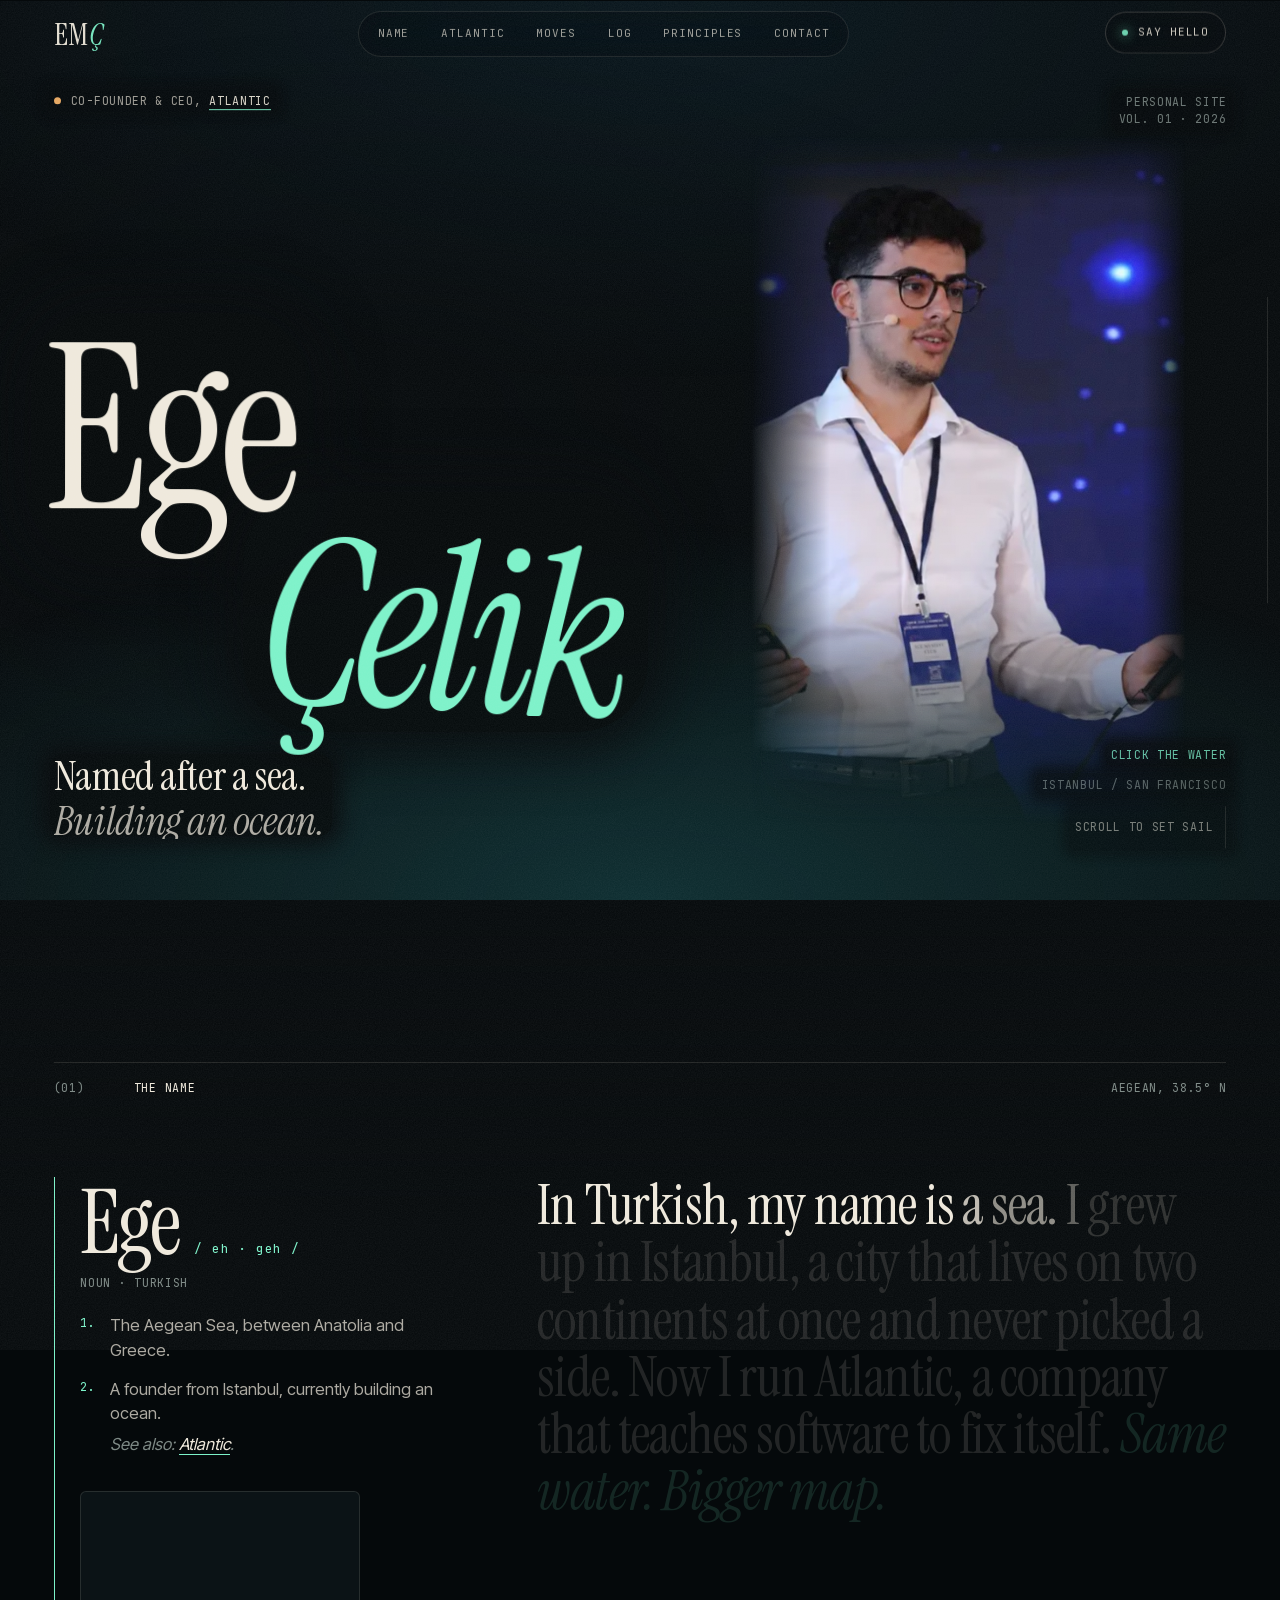
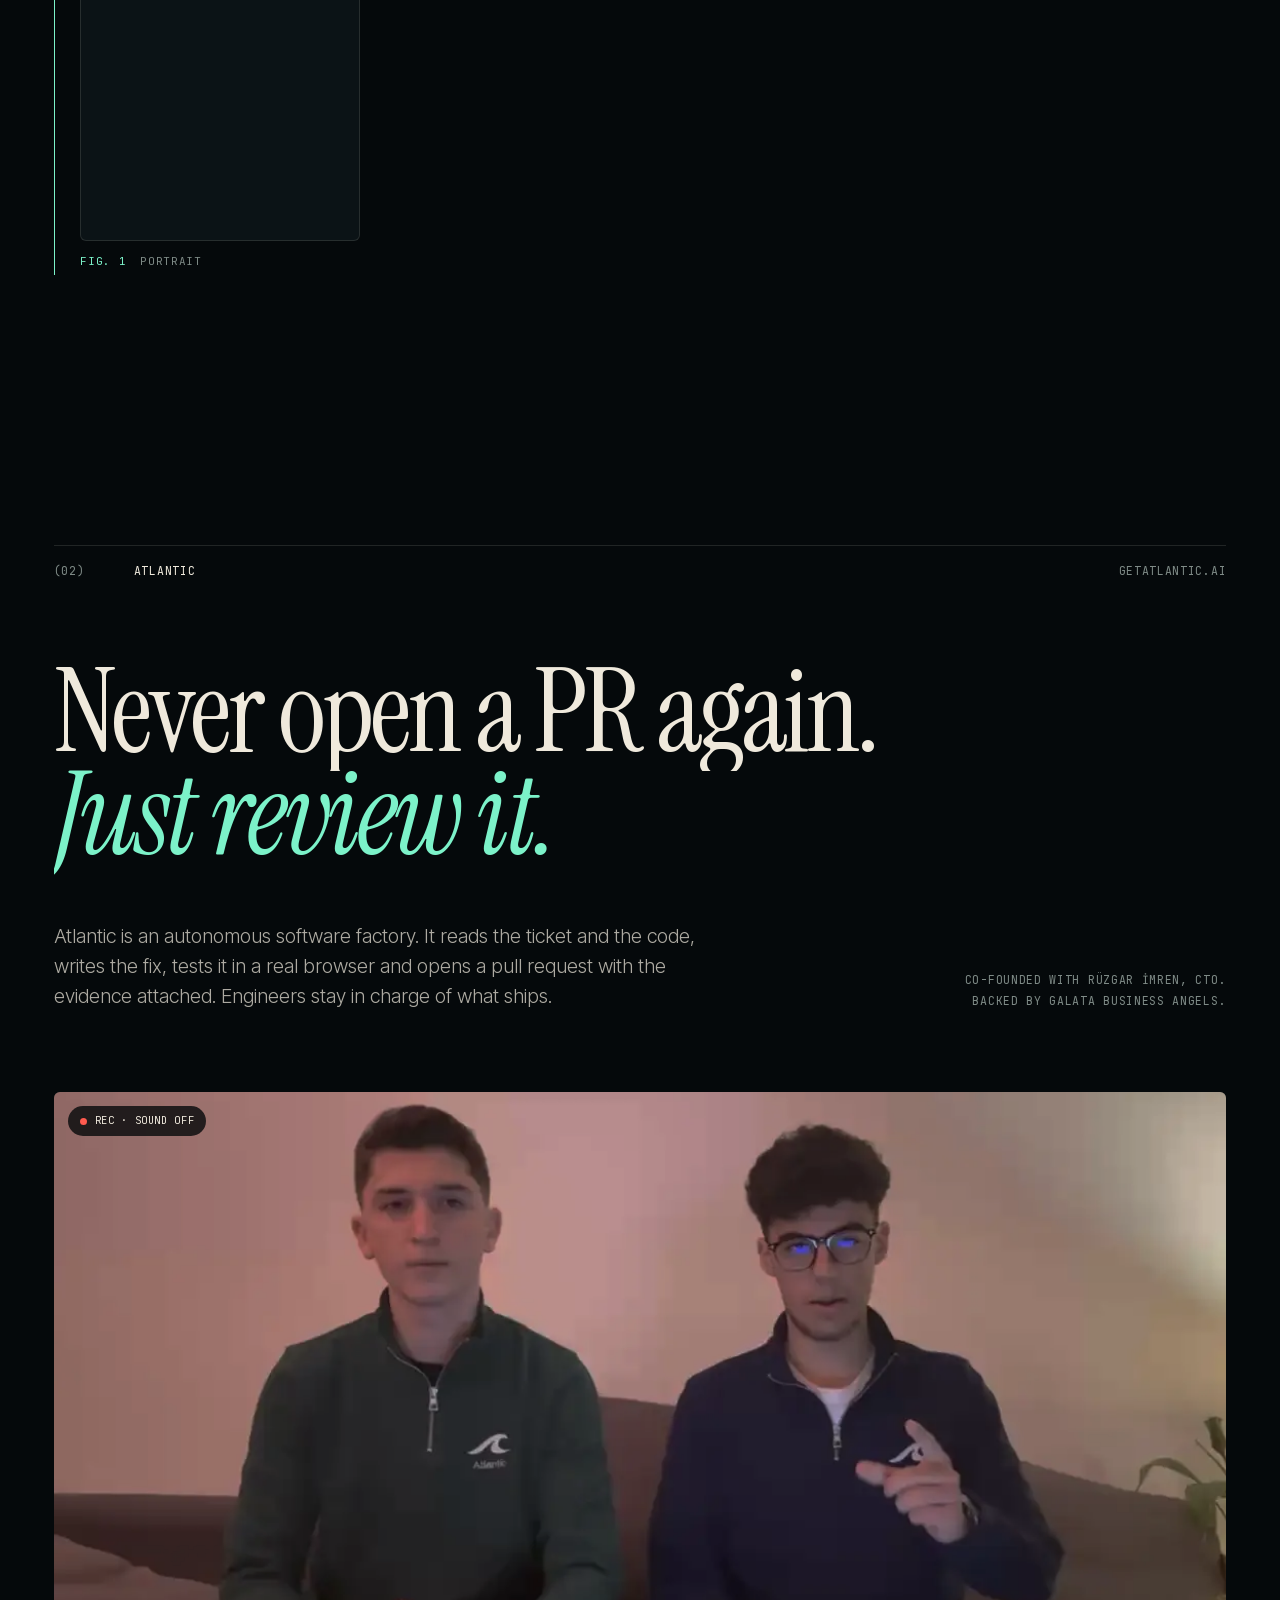
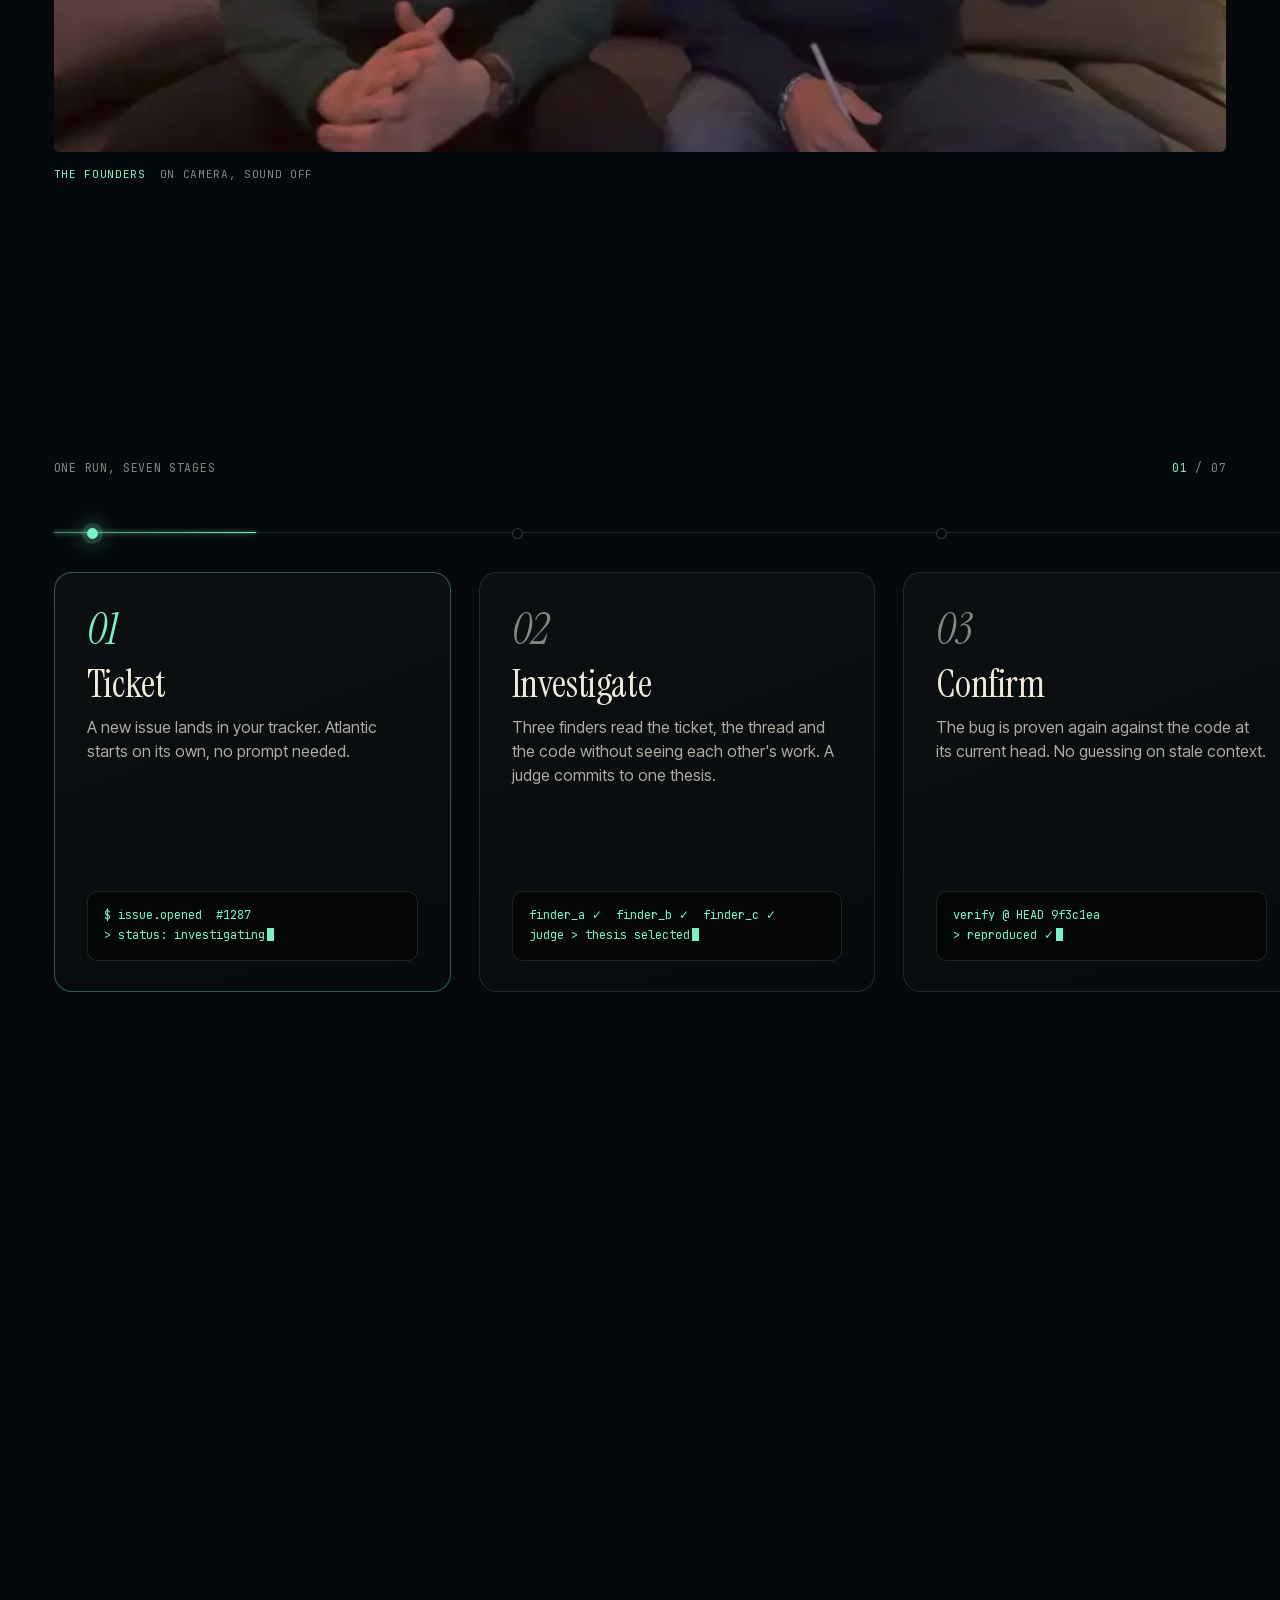
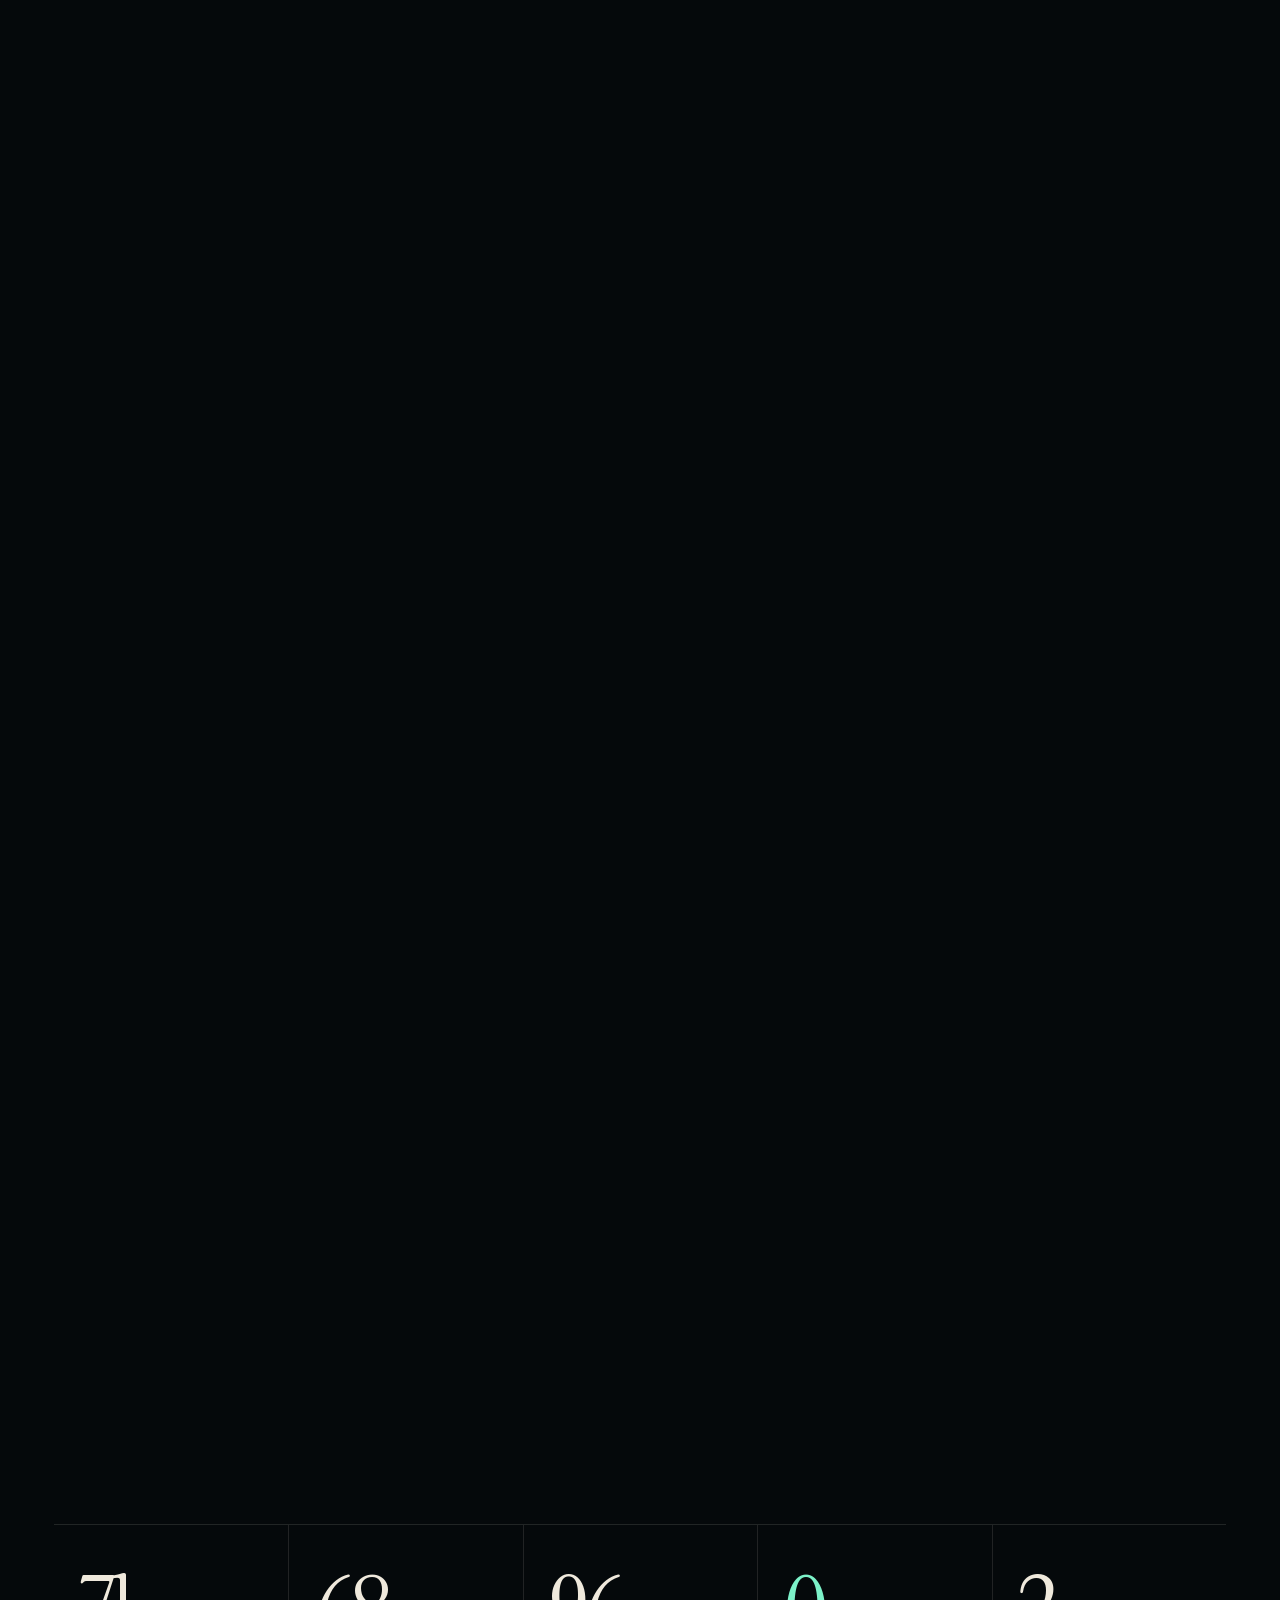
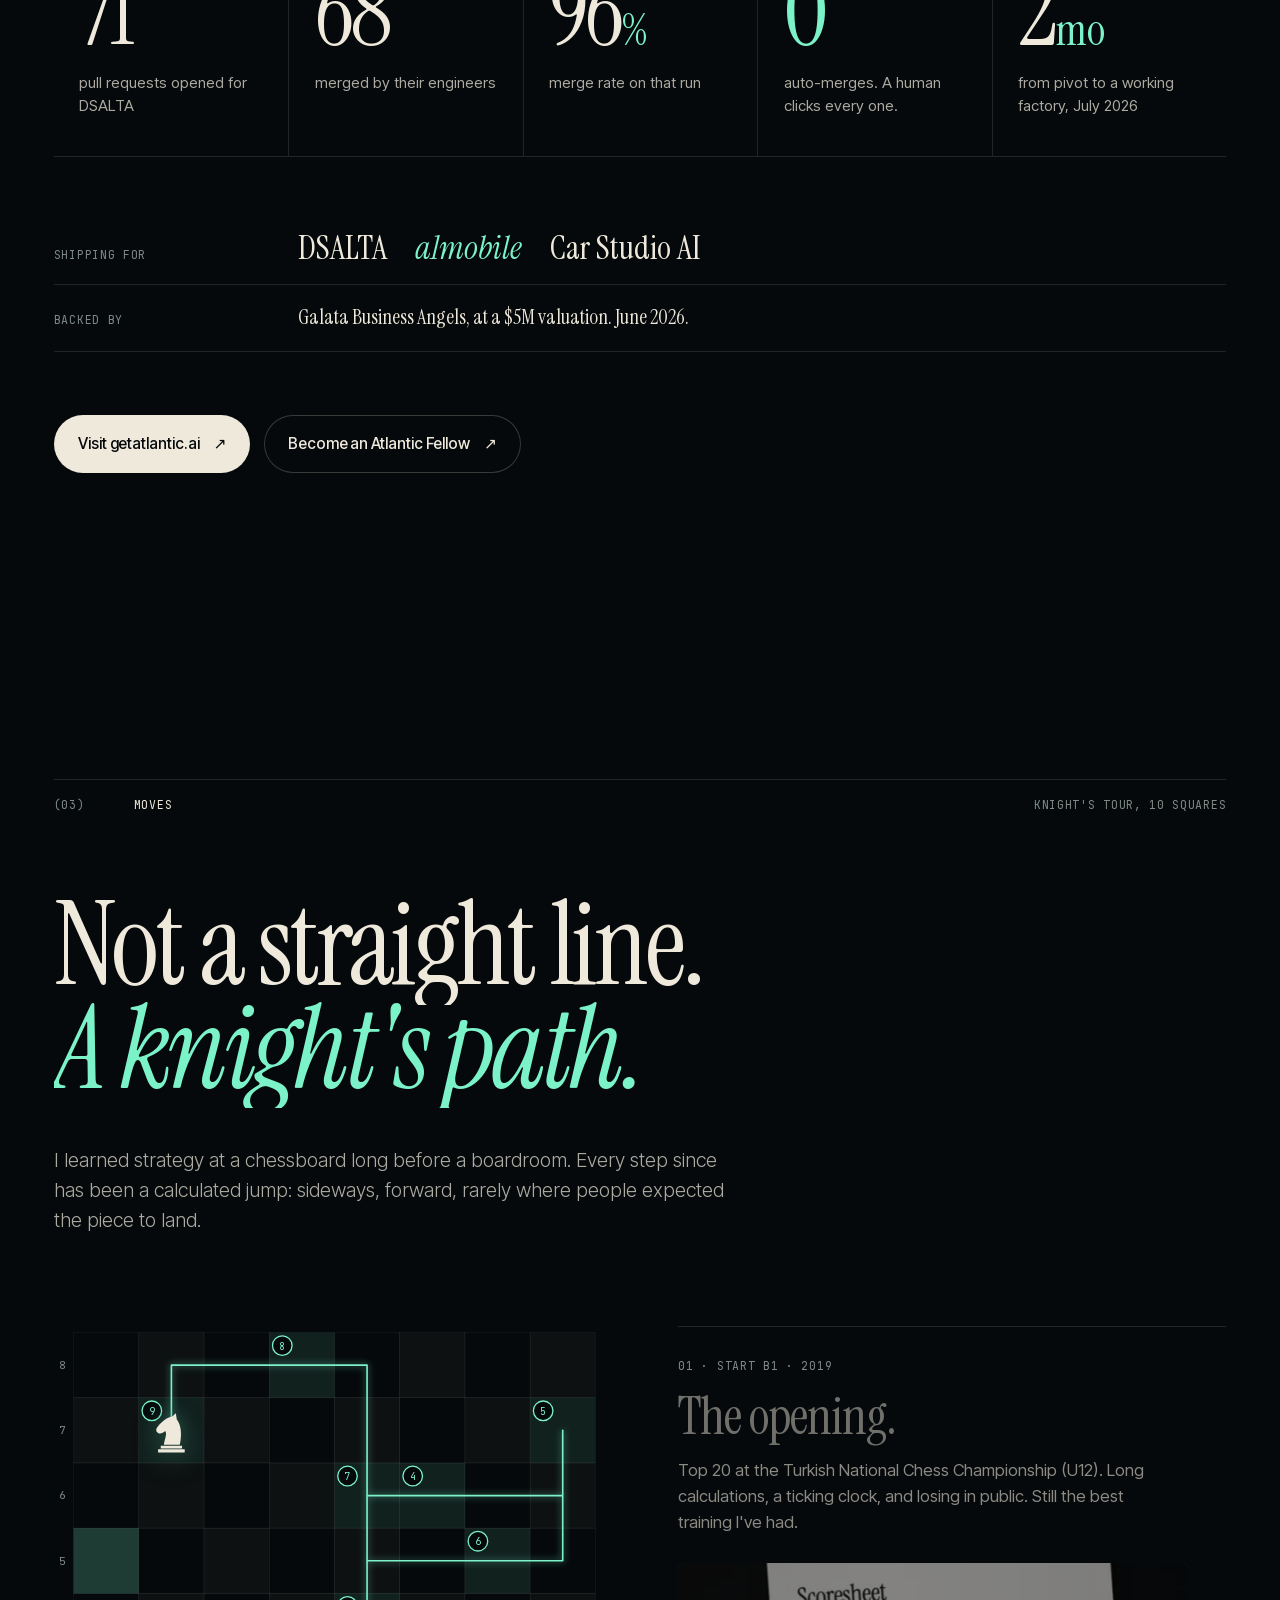
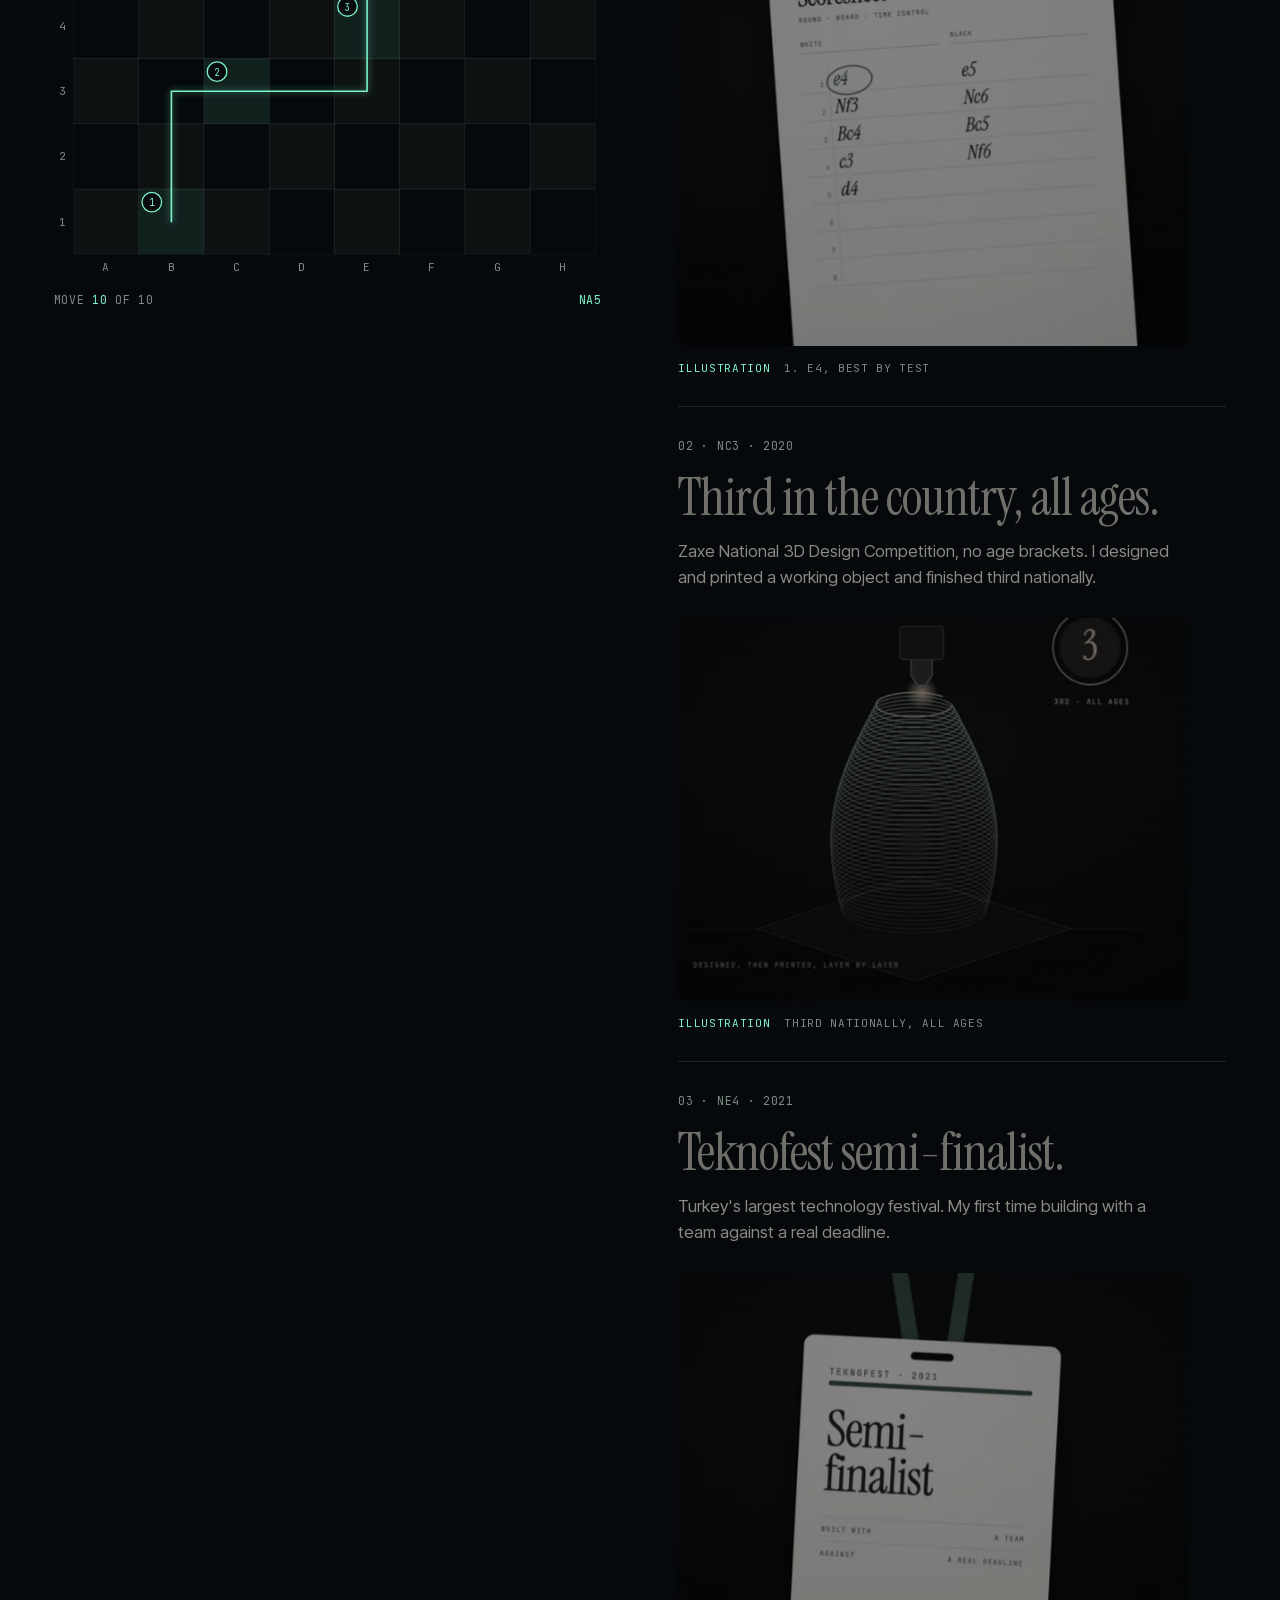
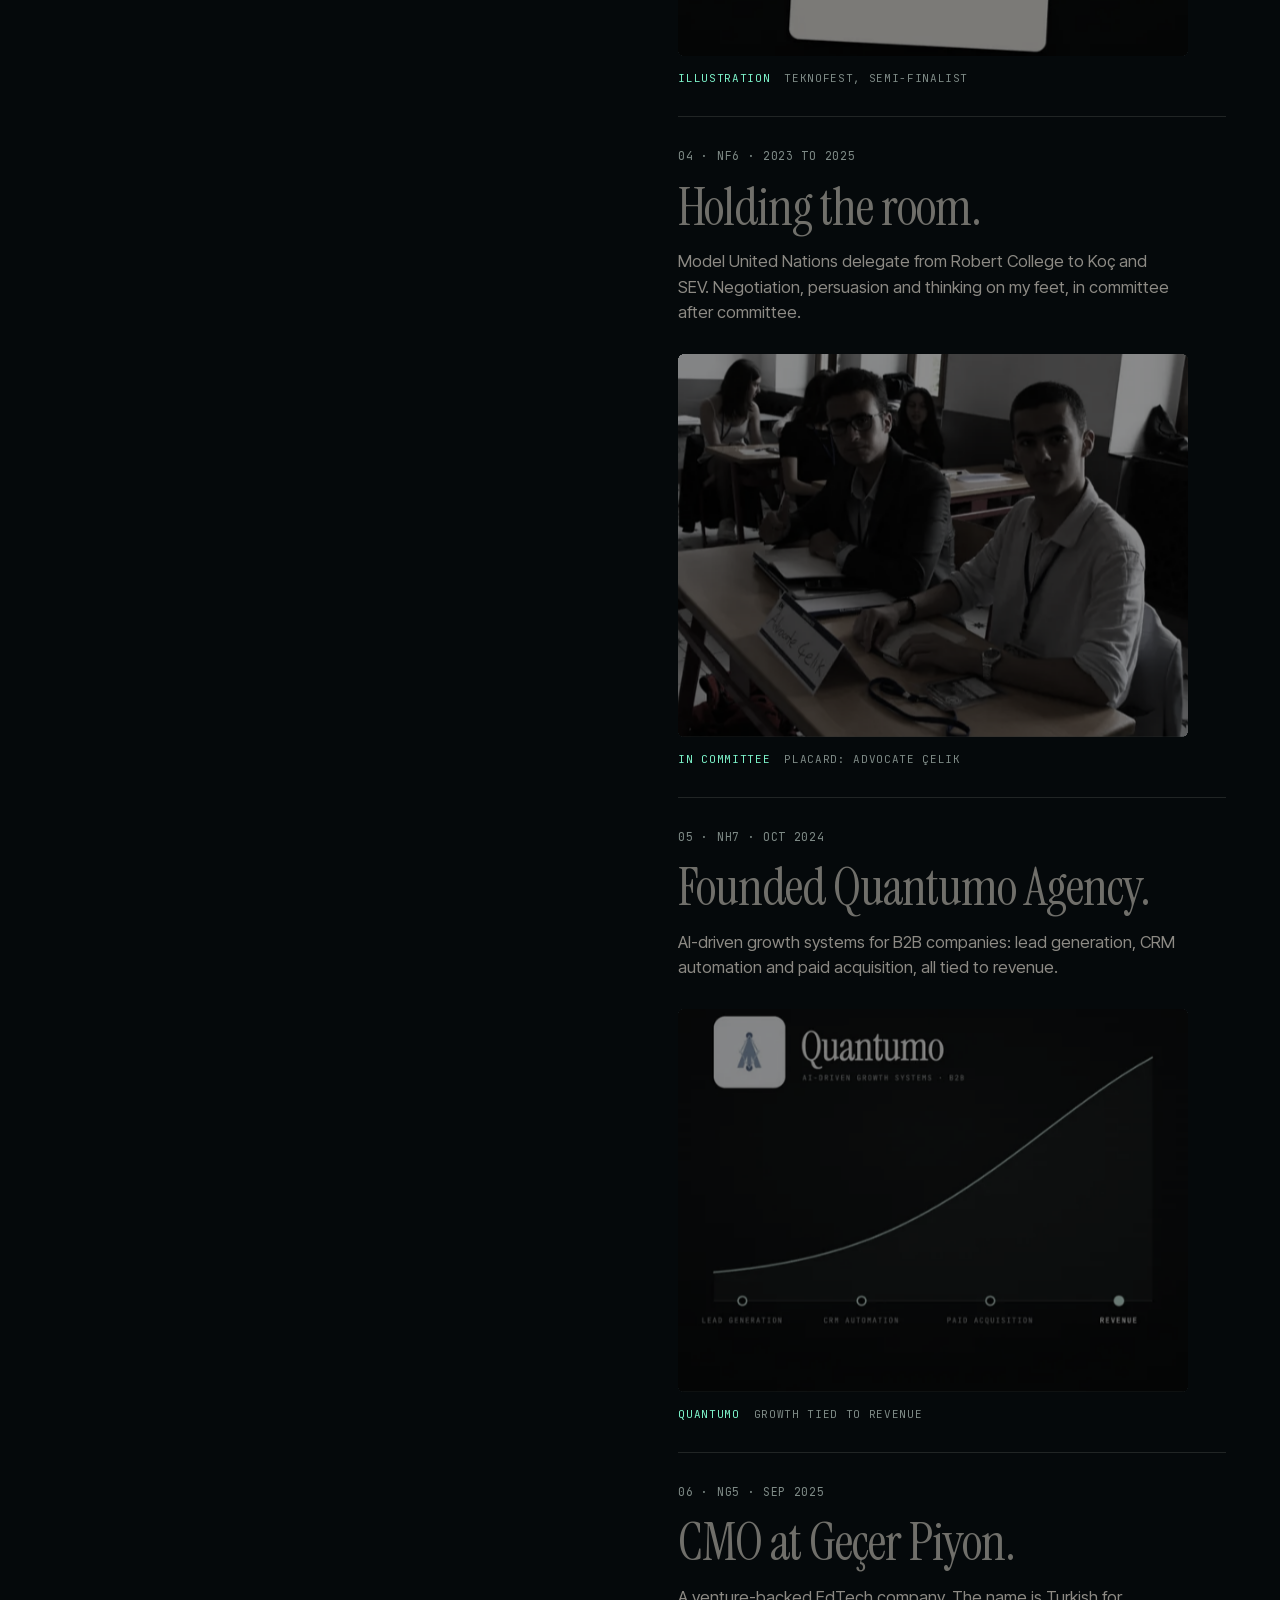
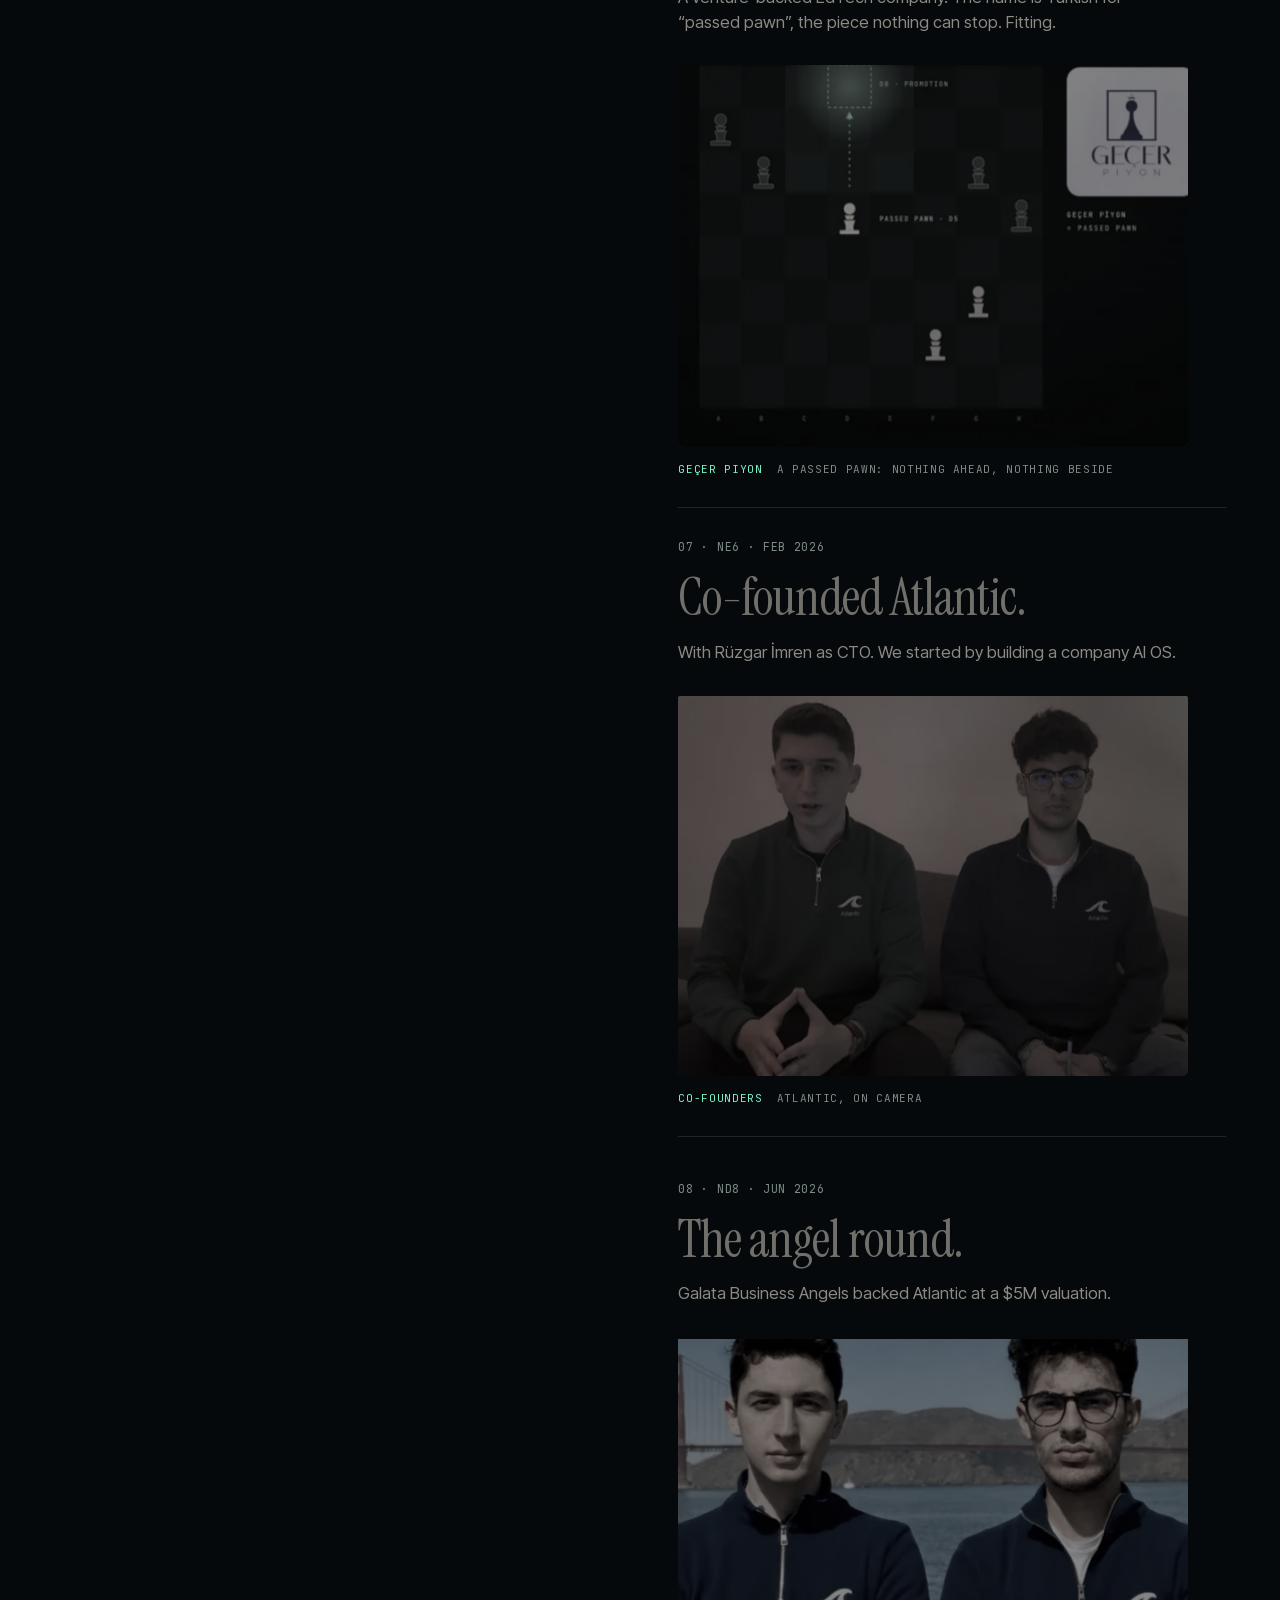
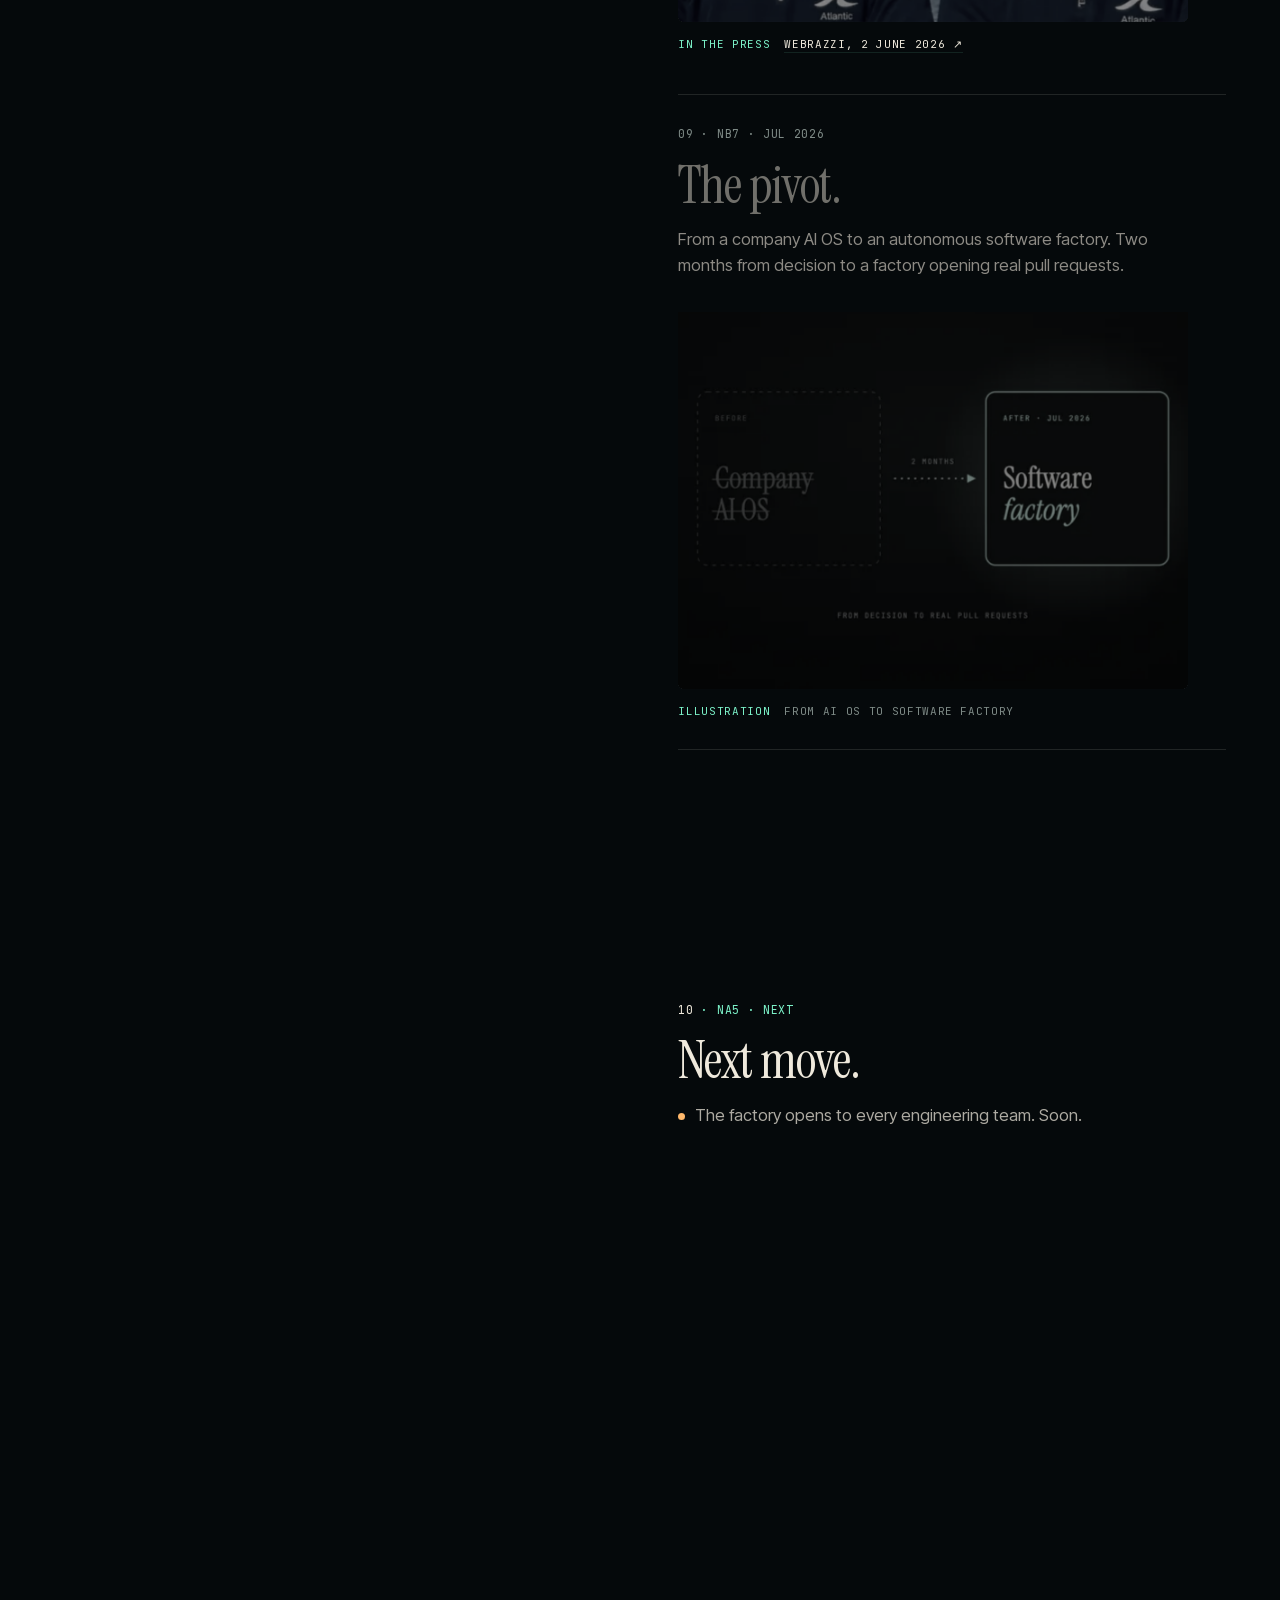
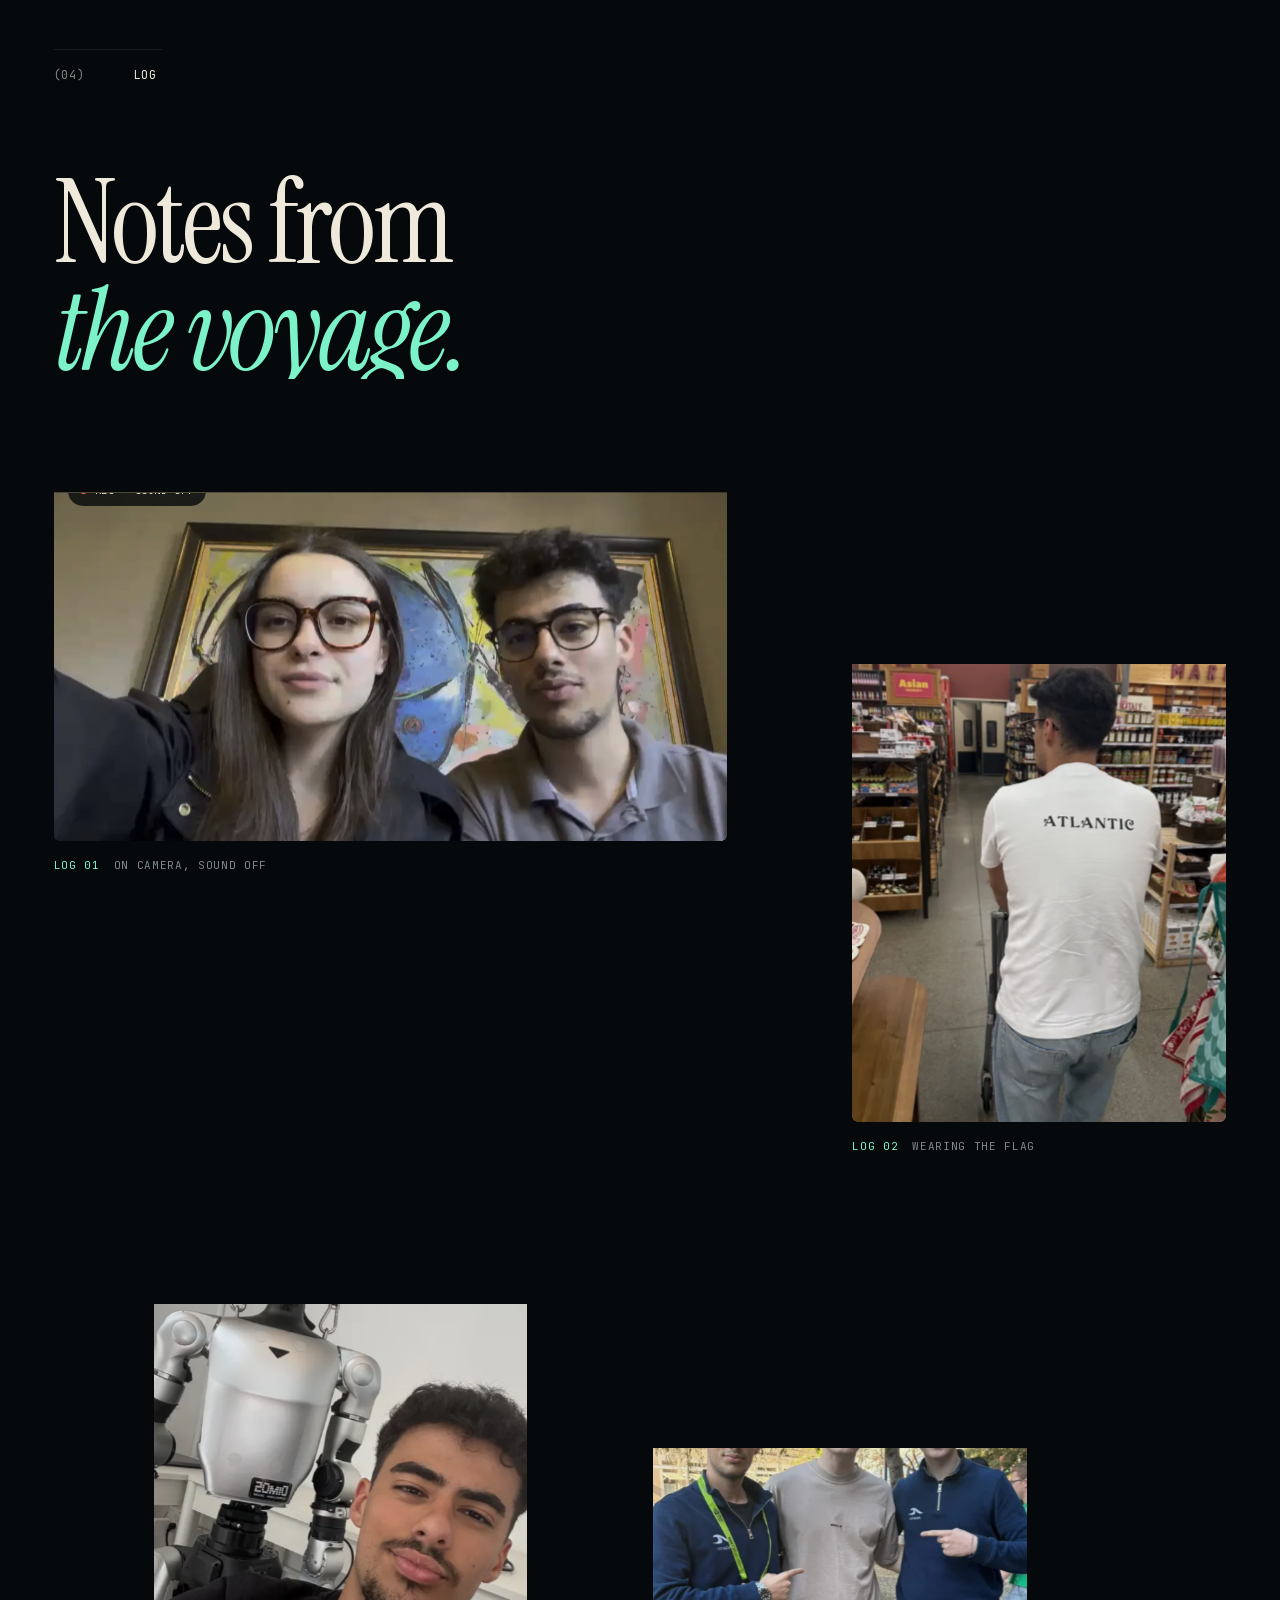
<file: index.html>
<!doctype html>
<html lang="en" class="no-js">
<head>
<meta charset="utf-8">
<meta name="viewport" content="width=device-width, initial-scale=1, viewport-fit=cover">
<title>Ege Çelik · Named after a sea. Building an ocean.</title>
<meta name="description" content="Ege Mustafa Çelik is the co-founder and CEO of Atlantic, the autonomous software factory that turns tickets into tested pull requests. Istanbul and San Francisco.">
<meta name="author" content="Ege Mustafa Çelik">
<link rel="canonical" href="https://egecelik.si/">
<meta name="theme-color" content="#05090B">
<meta name="color-scheme" content="dark">

<meta property="og:type" content="profile">
<meta property="og:url" content="https://egecelik.si/">
<meta property="og:site_name" content="Ege Çelik">
<meta property="og:title" content="Ege Çelik · Named after a sea. Building an ocean.">
<meta property="og:description" content="Co-founder and CEO of Atlantic, the autonomous software factory. Never open a PR again. Just review it.">
<meta property="og:image" content="https://egecelik.si/og.jpg">
<meta property="og:image:type" content="image/jpeg">
<meta property="og:image:width" content="1200">
<meta property="og:image:height" content="630">
<meta property="og:image:alt" content="Ege Mustafa Çelik on stage beside the words: Ege Çelik. Named after a sea. Building an ocean.">
<meta property="profile:first_name" content="Ege">
<meta property="profile:last_name" content="Çelik">
<meta name="twitter:card" content="summary_large_image">
<meta name="twitter:title" content="Ege Çelik · Named after a sea. Building an ocean.">
<meta name="twitter:description" content="Co-founder and CEO of Atlantic, the autonomous software factory.">
<meta name="twitter:image" content="https://egecelik.si/og.jpg">
<meta name="twitter:image:alt" content="Ege Mustafa Çelik on stage beside the words: Ege Çelik. Named after a sea. Building an ocean.">

<link rel="icon" href="favicon.svg" type="image/svg+xml">
<link rel="apple-touch-icon" href="apple-touch-icon.png">

<link rel="preload" href="fonts/instrument-serif-latin.woff2" as="font" type="font/woff2" crossorigin>
<link rel="preload" href="fonts/instrument-serif-italic-latin.woff2" as="font" type="font/woff2" crossorigin>
<link rel="preload" href="fonts/jetbrains-mono-latin.woff2" as="font" type="font/woff2" crossorigin>
<link rel="preload" as="image" href="media/stage-768.webp" imagesrcset="media/stage-540.webp 540w, media/stage-768.webp 768w" imagesizes="(max-width: 959px) 100vw, 36vw" fetchpriority="high">
<link rel="stylesheet" href="css/style.css?v=20261124c">
<script>document.documentElement.classList.replace('no-js','js');</script>

<script type="application/ld+json">
{
  "@context": "https://schema.org",
  "@type": "Person",
  "name": "Ege Mustafa Çelik",
  "alternateName": "Ege Çelik",
  "url": "https://egecelik.si/",
  "jobTitle": "Co-Founder & CEO",
  "worksFor": { "@type": "Organization", "name": "Atlantic", "url": "https://getatlantic.ai" },
  "homeLocation": [{ "@type": "Place", "name": "Istanbul" }, { "@type": "Place", "name": "San Francisco" }],
  "knowsLanguage": ["tr", "en", "fr"],
  "image": "https://egecelik.si/media/stage-768.webp",
  "sameAs": ["https://www.linkedin.com/in/egemustafacelik/"]
}
</script>
</head>
<body>

<a class="skip" href="#name">Skip to content</a>

<div class="grain" aria-hidden="true"></div>
<canvas id="ocean" aria-hidden="true"></canvas>

<div class="cursor" aria-hidden="true">
  <div class="cursor__ring"><span class="cursor__label"></span></div>
  <div class="cursor__dot"></div>
  <svg class="cursor__knight" viewBox="0 0 100 100"><use href="#knight"/></svg>
</div>

<div class="loader" aria-hidden="true">
  <div class="loader__row loader__row--top mono">
    <span>Charting course</span>
    <span>41.0082° N, 28.9784° E</span>
  </div>
  <div class="loader__count"><span class="loader__num">000</span></div>
  <div class="loader__row mono">
    <span>Aegean</span>
    <span class="loader__bar"><i></i></span>
    <span>Atlantic</span>
  </div>
</div>

<header class="nav">
  <a href="#top" class="nav__mark" data-cursor="Top" aria-label="Ege Mustafa Çelik, back to top">
    <span class="nav__mark-e">E</span><span class="nav__mark-m">M</span><span class="nav__mark-c">Ç</span>
  </a>
  <nav class="nav__links" aria-label="Sections">
    <a href="#name" data-nav="name">Name</a>
    <a href="#atlantic" data-nav="atlantic">Atlantic</a>
    <a href="#moves" data-nav="moves">Moves</a>
    <a href="#log" data-nav="log">Log</a>
    <a href="#principles" data-nav="principles">Principles</a>
    <a href="#contact" data-nav="contact">Contact</a>
  </nav>
  <a class="nav__cta" href="https://www.linkedin.com/in/egemustafacelik/" target="_blank" rel="noopener" data-cursor="Say hi">
    <span class="nav__cta-dot"></span>Say hello
  </a>
</header>

<aside class="hud mono" aria-hidden="true">
  <span class="hud__title">IST <span class="hud__arrow">→</span> SFO</span>
  <span class="hud__sep"></span>
  <b class="hud__lat">41.0082° N</b>
  <b class="hud__lon">28.9784° E</b>
  <span>hdg <b class="hud__hdg">000°</b></span>
  <span class="hud__sep"></span>
  <span><b class="hud__nm">0000</b> <span class="hud__of">/ 5823</span> nm</span>
  <span class="hud__sep"></span>
  <span class="hud__status"><i></i><span class="hud__text">Departing Istanbul</span></span>
</aside>
<div class="progress" aria-hidden="true"><i></i></div>

<main id="top">

  <!-- HERO -->
  <section class="hero" aria-labelledby="hero-title">
    <div class="hero__photo">
      <img src="media/stage-768.webp" srcset="media/stage-540.webp 540w, media/stage-768.webp 768w" sizes="(max-width: 959px) 100vw, 36vw" width="768" height="1024" alt="Ege Mustafa Çelik on stage, mid-talk, a clicker in one hand and a microphone in the other" fetchpriority="high" decoding="async">
    </div>
    <div class="hero__top">
      <p class="hero__eyebrow mono"><span class="live"></span>Co-Founder &amp; CEO, <a href="https://getatlantic.ai" target="_blank" rel="noopener" data-cursor="Open">Atlantic</a></p>
      <p class="hero__index mono">Personal site<br>Vol. 01 · 2026</p>
    </div>
    <h1 class="hero__title" id="hero-title" aria-label="Ege Çelik">
      <span class="hero__line"><span class="hero__word">Ege</span></span>
      <span class="hero__line hero__line--2"><span class="hero__word hero__word--it">Çelik</span></span>
    </h1>
    <div class="hero__bottom">
      <p class="hero__tag"><span class="hero__tag-line">Named after a sea.</span> <span class="hero__tag-line"><em>Building an ocean.</em></span></p>
      <div class="hero__meta mono">
        <span class="hero__hint">Click the water</span>
        <span>Istanbul / San Francisco</span>
        <a href="#name" class="hero__scroll" data-cursor="Sail">Scroll to set sail <i></i></a>
      </div>
    </div>
  </section>

  <!-- 01 THE NAME -->
  <section class="sec name" id="name" aria-labelledby="name-title">
    <div class="sec__label mono"><span>(01)</span><h2 class="sec__h" id="name-title">The name</h2><span class="sec__label-r">Aegean, 38.5° N</span></div>
    <div class="name__grid">
      <div class="entry" data-reveal>
        <div class="entry__head">
          <span class="entry__word">Ege</span>
          <span class="entry__pron mono">/ eh · geh /</span>
        </div>
        <p class="entry__pos mono">noun · Turkish</p>
        <ol class="entry__defs">
          <li>The Aegean Sea, between Anatolia and Greece.</li>
          <li>A founder from Istanbul, currently building an ocean. <span class="entry__see">See also: <a href="#atlantic" data-cursor="Dive">Atlantic</a>.</span></li>
        </ol>
        <figure class="fig entry__fig">
          <div class="media media--45"><img src="media/portrait-640.webp" srcset="media/portrait-640.webp 640w, media/portrait-1080.webp 1080w" sizes="(max-width: 959px) 70vw, 280px" width="640" height="779" alt="Portrait photo, black hoodie against a pale wall" loading="lazy" decoding="async"></div>
          <figcaption class="media__cap mono"><b>Fig. 1</b><span>Portrait</span></figcaption>
        </figure>
      </div>
      <p class="manifesto" data-words>In Turkish, my name is a sea. I grew up in Istanbul, a city that lives on two continents at once and never picked a side. Now I run Atlantic, a company that teaches software to fix itself. <em>Same water. Bigger map.</em></p>
    </div>
  </section>

  <!-- 02 ATLANTIC -->
  <section class="sec atlantic" id="atlantic" aria-labelledby="atl-title">
    <div class="sec__label mono"><span>(02)</span><span>Atlantic</span><span class="sec__label-r">getatlantic.ai</span></div>
    <h2 class="display display--wide" id="atl-title" data-split>Never open a PR again.<br><em>Just review it.</em></h2>
    <div class="atlantic__intro">
      <p class="lede" data-reveal>Atlantic is an autonomous software factory. It reads the ticket and the code, writes the fix, tests it in a real browser and opens a pull request with the evidence attached. Engineers stay in charge of what ships.</p>
      <p class="atlantic__note mono" data-reveal>Co-founded with Rüzgar İmren, CTO.<br>Backed by Galata Business Angels.</p>
    </div>
    <figure class="fig reel">
      <div class="media media--169">
        <video data-src="media/founders-cut.mp4" data-poster="media/founders-cut-poster.webp" muted playsinline loop preload="none" disablepictureinpicture disableremoteplayback aria-label="Film without sound: two people in Atlantic quarter-zips on a sofa, the one on the right talking to the camera" data-cursor="No sound"></video>
        <span class="rec mono" aria-hidden="true"><i></i>Rec · sound off</span>
      </div>
      <figcaption class="media__cap mono"><b>The founders</b><span>On camera, sound off</span></figcaption>
    </figure>
  </section>

  <section class="pipeline" aria-label="How one Atlantic run works, in seven stages">
    <div class="pipeline__pin">
      <div class="pipeline__head mono">
        <span>One run, seven stages</span>
        <span class="pipeline__count"><b>01</b> / 07</span>
      </div>
      <div class="pipeline__viewport">
        <div class="pipeline__track">
          <div class="pipeline__wire" aria-hidden="true"><i class="pipeline__fill"></i><i class="pipeline__pulse"></i></div>

          <article class="stage">
            <span class="stage__node" aria-hidden="true"></span>
            <span class="stage__n">01</span>
            <h3 class="stage__t">Ticket</h3>
            <p class="stage__d">A new issue lands in your tracker. Atlantic starts on its own, no prompt needed.</p>
            <pre class="stage__term" data-type="$ issue.opened  #1287&#10;&gt; status: investigating"></pre>
          </article>

          <article class="stage">
            <span class="stage__node" aria-hidden="true"></span>
            <span class="stage__n">02</span>
            <h3 class="stage__t">Investigate</h3>
            <p class="stage__d">Three finders read the ticket, the thread and the code without seeing each other's work. A judge commits to one thesis.</p>
            <pre class="stage__term" data-type="finder_a ✓  finder_b ✓  finder_c ✓&#10;judge &gt; thesis selected"></pre>
          </article>

          <article class="stage">
            <span class="stage__node" aria-hidden="true"></span>
            <span class="stage__n">03</span>
            <h3 class="stage__t">Confirm</h3>
            <p class="stage__d">The bug is proven again against the code at its current head. No guessing on stale context.</p>
            <pre class="stage__term" data-type="verify @ HEAD 9f3c1ea&#10;&gt; reproduced ✓"></pre>
          </article>

          <article class="stage">
            <span class="stage__node" aria-hidden="true"></span>
            <span class="stage__n">04</span>
            <h3 class="stage__t">Patch</h3>
            <p class="stage__d">The fix is written on its own branch, every line visible and reviewable.</p>
            <pre class="stage__term" data-type="branch fix/checkout-vat&#10;+ 42  − 7  across 3 files"></pre>
          </article>

          <article class="stage">
            <span class="stage__node" aria-hidden="true"></span>
            <span class="stage__n">05</span>
            <h3 class="stage__t">Preview</h3>
            <p class="stage__d">A real preview environment boots with the change inside it. Not a mock, the actual app.</p>
            <pre class="stage__term" data-type="preview.boot ...........&#10;&gt; ready  https://pr-1287.preview"></pre>
          </article>

          <article class="stage">
            <span class="stage__node" aria-hidden="true"></span>
            <span class="stage__n">06</span>
            <h3 class="stage__t">Browser QA</h3>
            <p class="stage__d">A browser agent walks the flow like a user, on video. If the fix can't prove itself, nothing ships.</p>
            <pre class="stage__term" data-type="qa ▸ step 40/40  ● rec&#10;&gt; verdict: the change works"></pre>
          </article>

          <article class="stage">
            <span class="stage__node" aria-hidden="true"></span>
            <span class="stage__n">07</span>
            <h3 class="stage__t">Pull request</h3>
            <p class="stage__d">The PR opens with the thesis, the evidence and the QA verdict attached. You review. You merge.</p>
            <pre class="stage__term" data-type="PR #412 opened&#10;&gt; review requested: you"></pre>
          </article>
        </div>
      </div>
    </div>
  </section>

  <section class="proof" aria-label="Atlantic in numbers">
    <div class="proof__grid">
      <div class="stat">
        <span class="stat__num"><span data-count="71">71</span></span>
        <span class="stat__label">pull requests opened for DSALTA</span>
      </div>
      <div class="stat">
        <span class="stat__num"><span data-count="68">68</span></span>
        <span class="stat__label">merged by their engineers</span>
      </div>
      <div class="stat">
        <span class="stat__num"><span data-count="96">96</span><small>%</small></span>
        <span class="stat__label">merge rate on that run</span>
      </div>
      <div class="stat">
        <span class="stat__num"><span data-count="0">0</span></span>
        <span class="stat__label">auto-merges. A human clicks every one.</span>
      </div>
      <div class="stat">
        <span class="stat__num"><span data-count="2">2</span><small>mo</small></span>
        <span class="stat__label">from pivot to a working factory, July 2026</span>
      </div>
    </div>
    <div class="proof__rows">
      <div class="proof__row" data-reveal>
        <span class="mono">Shipping for</span>
        <ul class="clients"><li>DSALTA</li><li>a1mobile</li><li>Car Studio AI</li></ul>
      </div>
      <div class="proof__row" data-reveal>
        <span class="mono">Backed by</span>
        <p>Galata Business Angels, at a $5M valuation. June 2026.</p>
      </div>
    </div>
    <div class="proof__ctas">
      <a class="btn mag" href="https://getatlantic.ai" target="_blank" rel="noopener" data-cursor="Open"><span>Visit getatlantic.ai</span><i>↗</i></a>
      <a class="btn btn--ghost mag" href="https://getatlantic.ai/fellowship" target="_blank" rel="noopener" data-cursor="Join"><span>Become an Atlantic Fellow</span><i>↗</i></a>
    </div>
  </section>

  <!-- 03 MOVES -->
  <section class="sec moves" id="moves" aria-labelledby="moves-title">
    <div class="sec__label mono"><span>(03)</span><span>Moves</span><span class="sec__label-r">Knight's tour, 10 squares</span></div>
    <h2 class="display display--wide" id="moves-title" data-split>Not a straight line.<br><em>A knight's path.</em></h2>
    <p class="lede moves__lede" data-reveal>I learned strategy at a chessboard long before a boardroom. Every step since has been a calculated jump: sideways, forward, rarely where people expected the piece to land.</p>

    <div class="moves__layout">
      <div class="board-wrap">
        <div class="board">
          <svg class="board__svg" viewBox="-30 -10 840 840" role="img" aria-label="A chessboard tracing a knight's path, one square per milestone">
            <defs>
              <symbol id="knight" viewBox="0 0 100 100">
                <path d="M33 77 L69 77 C73 58 74 35 62 19 L60 6 L52 13 C40 15 28 25 20 35 C14 41 15 47 20 50 C25 53 31 50 36 46 C41 53 35 63 33 77 Z"/>
                <path d="M26 79 H74 V85 H26 Z"/>
                <path d="M20 87 H80 V94 H20 Z"/>
                <circle cx="41" cy="27" r="2.8" class="knight-eye"/>
              </symbol>
            </defs>
            <g class="board__squares"></g>
            <g class="board__coords mono" aria-hidden="true"></g>
            <path class="board__trail" d="" />
            <g class="board__marks" aria-hidden="true"></g>
            <g class="board__knight"><use href="#knight" x="-34" y="-36" width="68" height="68"/></g>
          </svg>
        </div>
        <div class="board__caption mono"><span>Move <b class="board__move">1</b> of 10</span><span class="board__sq">b1</span></div>
      </div>

      <ol class="moves__list">
        <li class="move" data-sq="b1">
          <span class="move__meta mono"><b>01</b> · start b1 · 2019</span>
          <h3 class="move__t">The opening.</h3>
          <p class="move__d">Top 20 at the Turkish National Chess Championship (U12). Long calculations, a ticking clock, and losing in public. Still the best training I've had.</p>
          <figure class="fig move__fig">
            <div class="media media--43"><img src="media/scoresheet-640.webp" srcset="media/scoresheet-640.webp 640w, media/scoresheet-1080.webp 1080w" sizes="(max-width: 959px) 90vw, 36vw" width="640" height="480" alt="Illustration: a chess scoresheet with the first moves of an opening written in ink, the first move 1. e4 circled" loading="lazy" decoding="async"></div>
            <figcaption class="media__cap mono"><b>Illustration</b><span>1. e4, best by test</span></figcaption>
          </figure>
        </li>
        <li class="move" data-sq="c3">
          <span class="move__meta mono"><b>02</b> · Nc3 · 2020</span>
          <h3 class="move__t">Third in the country, all ages.</h3>
          <p class="move__d">Zaxe National 3D Design Competition, no age brackets. I designed and printed a working object and finished third nationally.</p>
          <figure class="fig move__fig">
            <div class="media media--43"><img src="media/zaxe-print-640.webp" srcset="media/zaxe-print-640.webp 640w, media/zaxe-print-1080.webp 1080w" sizes="(max-width: 959px) 90vw, 36vw" width="640" height="480" alt="Illustration: an object being 3D printed layer by layer, beside a bronze medal marked 3" loading="lazy" decoding="async"></div>
            <figcaption class="media__cap mono"><b>Illustration</b><span>Third nationally, all ages</span></figcaption>
          </figure>
        </li>
        <li class="move" data-sq="e4">
          <span class="move__meta mono"><b>03</b> · Ne4 · 2021</span>
          <h3 class="move__t">Teknofest semi-finalist.</h3>
          <p class="move__d">Turkey's largest technology festival. My first time building with a team against a real deadline.</p>
          <figure class="fig move__fig">
            <div class="media media--43"><img src="media/teknofest-badge-640.webp" srcset="media/teknofest-badge-640.webp 640w, media/teknofest-badge-1080.webp 1080w" sizes="(max-width: 959px) 90vw, 36vw" width="640" height="480" alt="Illustration: a festival badge on a lanyard reading Teknofest 2021, Semi-finalist" loading="lazy" decoding="async"></div>
            <figcaption class="media__cap mono"><b>Illustration</b><span>Teknofest, semi-finalist</span></figcaption>
          </figure>
        </li>
        <li class="move" data-sq="f6">
          <span class="move__meta mono"><b>04</b> · Nf6 · 2023 to 2025</span>
          <h3 class="move__t">Holding the room.</h3>
          <p class="move__d">Model United Nations delegate from Robert College to Koç and SEV. Negotiation, persuasion and thinking on my feet, in committee after committee.</p>
          <figure class="fig move__fig">
            <div class="media media--43"><img src="media/mun-640.webp" srcset="media/mun-640.webp 640w, media/mun-1080.webp 1080w" sizes="(max-width: 959px) 90vw, 36vw" width="640" height="960" alt="Model United Nations committee room, two delegates at a wooden desk behind a placard that reads Advocate Çelik" loading="lazy" decoding="async"></div>
            <figcaption class="media__cap mono"><b>In committee</b><span>Placard: Advocate Çelik</span></figcaption>
          </figure>
        </li>
        <li class="move" data-sq="h7">
          <span class="move__meta mono"><b>05</b> · Nh7 · Oct 2024</span>
          <h3 class="move__t">Founded Quantumo Agency.</h3>
          <p class="move__d">AI-driven growth systems for B2B companies: lead generation, CRM automation and paid acquisition, all tied to revenue.</p>
          <figure class="fig move__fig">
            <div class="media media--43"><img src="media/quantumo-card-640.webp" srcset="media/quantumo-card-640.webp 640w, media/quantumo-card-1080.webp 1080w" sizes="(max-width: 959px) 90vw, 36vw" width="640" height="480" alt="The Quantumo Agency logo above an illustrated growth curve: lead generation, CRM automation and paid acquisition leading to revenue" loading="lazy" decoding="async"></div>
            <figcaption class="media__cap mono"><b>Quantumo</b><span>Growth tied to revenue</span></figcaption>
          </figure>
        </li>
        <li class="move" data-sq="g5">
          <span class="move__meta mono"><b>06</b> · Ng5 · Sep 2025</span>
          <h3 class="move__t">CMO at Geçer Piyon.</h3>
          <p class="move__d">A venture-backed EdTech company. The name is Turkish for “passed pawn”, the piece nothing can stop. Fitting.</p>
          <figure class="fig move__fig">
            <div class="media media--43"><img src="media/gecer-piyon-640.webp" srcset="media/gecer-piyon-640.webp 640w, media/gecer-piyon-1080.webp 1080w" sizes="(max-width: 959px) 90vw, 36vw" width="640" height="480" alt="The Geçer Piyon logo beside an illustrated chessboard where a white pawn on d5 has a clear path to promotion on d8" loading="lazy" decoding="async"></div>
            <figcaption class="media__cap mono"><b>Geçer Piyon</b><span>A passed pawn: nothing ahead, nothing beside</span></figcaption>
          </figure>
        </li>
        <li class="move" data-sq="e6">
          <span class="move__meta mono"><b>07</b> · Ne6 · Feb 2026</span>
          <h3 class="move__t">Co-founded Atlantic.</h3>
          <p class="move__d">With Rüzgar İmren as CTO. We started by building a company AI OS.</p>
          <figure class="fig move__fig">
            <div class="media media--43"><img src="media/cofounders-640.webp" srcset="media/cofounders-640.webp 640w, media/cofounders-1080.webp 1080w" sizes="(max-width: 959px) 90vw, 36vw" width="640" height="480" alt="The two co-founders of Atlantic side by side on a sofa, in Atlantic quarter-zips" loading="lazy" decoding="async"></div>
            <figcaption class="media__cap mono"><b>Co-founders</b><span>Atlantic, on camera</span></figcaption>
          </figure>
        </li>
        <li class="move" data-sq="d8">
          <span class="move__meta mono"><b>08</b> · Nd8 · Jun 2026</span>
          <h3 class="move__t">The angel round.</h3>
          <p class="move__d">Galata Business Angels backed Atlantic at a $5M valuation.</p>
          <figure class="fig move__fig">
            <div class="media media--169"><img src="media/press-sf-640.webp" srcset="media/press-sf-640.webp 640w, media/press-sf-1080.webp 1080w" sizes="(max-width: 959px) 90vw, 36vw" width="640" height="360" alt="The two Atlantic co-founders in navy Atlantic quarter-zips in front of the Golden Gate Bridge" loading="lazy" decoding="async"></div>
            <figcaption class="media__cap mono"><b>In the press</b><span><a href="https://webrazzi.com/2026/06/02/atlantic-galata-business-angels-tan-5-milyon-dolar-degerleme-uzerinden-yatirim-aldi/" target="_blank" rel="noopener" data-cursor="Read">Webrazzi, 2 June 2026 ↗</a></span></figcaption>
          </figure>
        </li>
        <li class="move" data-sq="b7">
          <span class="move__meta mono"><b>09</b> · Nb7 · Jul 2026</span>
          <h3 class="move__t">The pivot.</h3>
          <p class="move__d">From a company AI OS to an autonomous software factory. Two months from decision to a factory opening real pull requests.</p>
          <figure class="fig move__fig">
            <div class="media media--43"><img src="media/pivot-640.webp" srcset="media/pivot-640.webp 640w, media/pivot-1080.webp 1080w" sizes="(max-width: 959px) 90vw, 36vw" width="640" height="480" alt="Illustration: a struck-through card reading Company AI OS, an arrow marked two months, and a highlighted card reading Software factory, July 2026" loading="lazy" decoding="async"></div>
            <figcaption class="media__cap mono"><b>Illustration</b><span>From AI OS to software factory</span></figcaption>
          </figure>
        </li>
        <li class="move move--next" data-sq="a5">
          <span class="move__meta mono"><b>10</b> · Na5 · next</span>
          <h3 class="move__t">Next move.</h3>
          <p class="move__d"><span class="live"></span>The factory opens to every engineering team. Soon.</p>
        </li>
      </ol>
    </div>
  </section>

  <!-- 04 LOG -->
  <section class="sec log" id="log" aria-labelledby="log-title">
    <div class="sec__label mono"><span>(04)</span><h2 class="sec__h" id="log-title">Log</h2><span class="sec__label-r">Entries from the voyage</span></div>
    <p class="display display--wide log__title" data-split>Notes from<br><em>the voyage.</em></p>
    <div class="log__grid">
      <figure class="fig log__item log__item--a">
        <div class="media media--169">
          <video data-src="media/on-camera.mp4" data-poster="media/on-camera-poster.webp" muted playsinline loop preload="none" disablepictureinpicture disableremoteplayback aria-label="Film without sound: two people talking to the camera in front of a butterfly painting" data-cursor="No sound"></video>
          <span class="rec mono" aria-hidden="true"><i></i>Rec · sound off</span>
        </div>
        <figcaption class="media__cap mono"><b>Log 01</b><span>On camera, sound off</span></figcaption>
      </figure>
      <figure class="fig log__item log__item--b">
        <div class="media media--34"><img src="media/tee-640.webp" srcset="media/tee-640.webp 640w, media/tee-1080.webp 1080w" sizes="(max-width: 959px) 80vw, 30vw" width="640" height="853" alt="Seen from behind in a grocery aisle, a white T-shirt with ATLANTIC printed across the back" loading="lazy" decoding="async"></div>
        <figcaption class="media__cap mono"><b>Log 02</b><span>Wearing the flag</span></figcaption>
      </figure>
      <figure class="fig log__item log__item--c">
        <div class="media media--34"><img src="media/robot-640.webp" srcset="media/robot-640.webp 640w, media/robot-1080.webp 1080w" sizes="(max-width: 959px) 80vw, 30vw" width="640" height="853" alt="Selfie next to a humanoid robot hanging from a support harness" loading="lazy" decoding="async"></div>
        <figcaption class="media__cap mono"><b>Log 03</b><span>Meeting the competition</span></figcaption>
      </figure>
      <figure class="fig log__item log__item--d">
        <div class="media media--34"><img src="media/trio-640.webp" srcset="media/trio-640.webp 640w, media/trio-1080.webp 1080w" sizes="(max-width: 959px) 80vw, 30vw" width="640" height="853" alt="Three people outdoors, the two on the sides in navy Atlantic quarter-zips pointing at the logo" loading="lazy" decoding="async"></div>
        <figcaption class="media__cap mono"><b>Log 04</b><span>Pointing at the logo, as you do</span></figcaption>
      </figure>
      <figure class="fig log__item log__item--f">
        <div class="media media--169">
          <video data-src="media/bookshelf.mp4" data-poster="media/bookshelf-poster.webp" muted playsinline loop preload="none" disablepictureinpicture disableremoteplayback aria-label="Film without sound: talking to the camera in front of a tall bookshelf" data-cursor="No sound"></video>
          <span class="rec mono" aria-hidden="true"><i></i>Rec · sound off</span>
        </div>
        <figcaption class="media__cap mono"><b>Log 05</b><span>Bookshelf take</span></figcaption>
      </figure>
      <figure class="fig log__item log__item--e">
        <div class="media media--916"><img src="media/dinner-640.webp" srcset="media/dinner-640.webp 640w, media/dinner-1080.webp 1080w" sizes="(max-width: 959px) 66vw, 22vw" width="640" height="1135" alt="Seated at a restaurant table in the evening, a long bar with hanging bulbs behind" loading="lazy" decoding="async"></div>
        <figcaption class="media__cap mono"><b>Log 06</b><span>Off the clock</span></figcaption>
      </figure>
      <figure class="fig log__item log__item--g">
        <div class="media media--169">
          <video data-src="media/booth.mp4" data-poster="media/booth-poster.webp" muted playsinline loop preload="none" disablepictureinpicture disableremoteplayback aria-label="Film without sound: a three-way conversation at an expo booth with AI-DLC signage" data-cursor="No sound"></video>
          <span class="rec mono" aria-hidden="true"><i></i>Rec · sound off</span>
        </div>
        <figcaption class="media__cap mono"><b>Log 07</b><span>Booth conversation, AI-DLC</span></figcaption>
      </figure>
    </div>
    <div class="reels">
      <p class="reels__head mono"><span>Vertical</span><span>Sound off, always</span></p>
      <div class="reels__row">
      <figure class="fig reels__item">
        <div class="media media--916">
          <video data-src="media/interview.mp4" data-poster="media/interview-poster.webp" muted playsinline loop preload="none" disablepictureinpicture disableremoteplayback aria-label="Vertical film without sound: seated with a microphone in hand, talking and smiling" data-cursor="No sound"></video>
          <span class="rec mono" aria-hidden="true"><i></i>Rec · sound off</span>
        </div>
        <figcaption class="media__cap mono"><b>Reel 01</b><span>Mic in hand</span></figcaption>
      </figure>
      <figure class="fig reels__item">
        <div class="media media--916">
          <video data-src="media/track-record.mp4" data-poster="media/track-record-poster.webp" muted playsinline loop preload="none" disablepictureinpicture disableremoteplayback aria-label="Vertical film without sound, with burned-in captions about building a track record" data-cursor="No sound"></video>
          <span class="rec mono" aria-hidden="true"><i></i>Rec · sound off</span>
        </div>
        <figcaption class="media__cap mono"><b>Reel 02</b><span>Results build the track record</span></figcaption>
      </figure>
      <figure class="fig reels__item">
        <div class="media media--916">
          <video data-src="media/straight-to-camera.mp4" data-poster="media/straight-to-camera-poster.webp" muted playsinline loop preload="none" disablepictureinpicture disableremoteplayback aria-label="Vertical film without sound: in a pink blazer, talking straight to the camera" data-cursor="No sound"></video>
          <span class="rec mono" aria-hidden="true"><i></i>Rec · sound off</span>
        </div>
        <figcaption class="media__cap mono"><b>Reel 03</b><span>Straight to camera</span></figcaption>
      </figure>
      </div>
    </div>
  </section>

  <!-- 05 PRINCIPLES -->
  <section class="sec principles" id="principles" aria-labelledby="pr-title">
    <div class="sec__label mono"><span>(05)</span><h2 class="sec__h" id="pr-title">Principles</h2><span class="sec__label-r">How I play</span></div>
    <ul class="plist">
      <li class="p" tabindex="0">
        <span class="p__n mono">01</span>
        <h3 class="p__t">Think in lines, <em>not moves.</em></h3>
        <div class="p__d"><p>Chess taught me to play the position three moves out. Product, hiring and fundraising get the same treatment.</p></div>
      </li>
      <li class="p" tabindex="0">
        <span class="p__n mono">02</span>
        <h3 class="p__t">Prove it <em>or don't say it.</em></h3>
        <div class="p__d"><p>Atlantic opens pull requests with the evidence attached. I hold every claim we make to the same standard.</p></div>
      </li>
      <li class="p" tabindex="0">
        <span class="p__n mono">03</span>
        <h3 class="p__t">Speed is <em>a strategy.</em></h3>
        <div class="p__d"><p>Two months from pivot to a working factory. Momentum compounds. So does hesitation.</p></div>
      </li>
      <li class="p" tabindex="0">
        <span class="p__n mono">04</span>
        <h3 class="p__t">Humans hold <em>the merge button.</em></h3>
        <div class="p__d"><p>Automate the work, never the judgment. Every change Atlantic ships is approved by a person.</p></div>
      </li>
    </ul>
  </section>

  <div class="marquee" aria-hidden="true">
    <div class="marquee__track">
      <div class="marquee__group">
        <span>Istanbul</span><i>✦</i><span class="o">San Francisco</span><i>✦</i><span class="it">Türkçe</span><i>✦</i><span>English</span><i>✦</i><span class="o">Français</span><i>✦</i><span class="it">Aegean</span><i>✦</i><span>Atlantic</span><i>✦</i>
      </div>
      <div class="marquee__group">
        <span>Istanbul</span><i>✦</i><span class="o">San Francisco</span><i>✦</i><span class="it">Türkçe</span><i>✦</i><span>English</span><i>✦</i><span class="o">Français</span><i>✦</i><span class="it">Aegean</span><i>✦</i><span>Atlantic</span><i>✦</i>
      </div>
    </div>
  </div>

  <!-- 06 CONTACT -->
  <section class="contact" id="contact" aria-labelledby="contact-title">
    <div class="sec__label mono"><span>(06)</span><span>Contact</span><span class="sec__label-r">Arriving San Francisco</span></div>
    <h2 class="contact__title" id="contact-title" aria-label="Let's make a move."><span class="contact__l1">Let's make</span> <em class="contact__l2">a move.</em></h2>
    <div class="contact__body">
      <p class="lede" data-reveal>Building something, backing something, or want to build Atlantic with us? My LinkedIn inbox is open.</p>
      <div class="contact__links">
        <a class="btn btn--xl mag" href="https://www.linkedin.com/in/egemustafacelik/" target="_blank" rel="noopener" data-cursor="Say hi"><span>Message me on LinkedIn</span><i>↗</i></a>
        <a class="btn btn--ghost mag" href="https://getatlantic.ai" target="_blank" rel="noopener" data-cursor="Open"><span>getatlantic.ai</span><i>↗</i></a>
        <a class="btn btn--ghost mag" href="https://x.com/getatlanticai" target="_blank" rel="noopener" data-cursor="Follow"><span>Atlantic on X</span><i>↗</i></a>
        <a class="btn btn--ghost mag" href="mailto:info@getatlantic.ai" data-cursor="Write"><span>info@getatlantic.ai</span><i>→</i></a>
      </div>
    </div>
  </section>
</main>

<footer class="foot mono">
  <div class="foot__clock"><span>Istanbul</span><b data-tz="Europe/Istanbul">--:--:--</b></div>
  <div class="foot__clock"><span>San Francisco</span><b data-tz="America/Los_Angeles">--:--:--</b></div>
  <div class="foot__c"><span>© 2026 Ege Mustafa Çelik</span><span>Charted at egecelik.si</span></div>
  <a href="#top" class="foot__top" data-cursor="Up">Back to the surface ↑</a>
</footer>

<div class="toast mono" role="status" aria-live="polite"></div>

<script src="vendor/gsap.min.js" defer></script>
<script src="vendor/ScrollTrigger.min.js" defer></script>
<script src="vendor/SplitText.min.js" defer></script>
<script src="vendor/lenis.min.js" defer></script>
<script src="js/ocean.js?v=20261124c" defer></script>
<script src="js/main.js?v=20261124c" defer></script>
</body>
</html>
</file>
<file: css/style.css>
/* egecelik.si · Named after a sea. Building an ocean. */

/* fonts: self-hosted (SIL OFL), latin + latin-ext for Turkish */
@font-face { font-family: 'Instrument Serif'; font-style: italic; font-weight: 400; font-display: swap; src: url(../fonts/instrument-serif-italic-latin-ext.woff2) format('woff2'); unicode-range: U+0100-02BA, U+02BD-02C5, U+02C7-02CC, U+02CE-02D7, U+02DD-02FF, U+0304, U+0308, U+0329, U+1D00-1DBF, U+1E00-1E9F, U+1EF2-1EFF, U+2020, U+20A0-20AB, U+20AD-20C4, U+2113, U+2C60-2C7F, U+A720-A7FF; }
@font-face { font-family: 'Instrument Serif'; font-style: italic; font-weight: 400; font-display: swap; src: url(../fonts/instrument-serif-italic-latin.woff2) format('woff2'); unicode-range: U+0000-00FF, U+0131, U+0152-0153, U+02BB-02BC, U+02C6, U+02DA, U+02DC, U+0304, U+0308, U+0329, U+2000-206F, U+20AC, U+2122, U+2191, U+2193, U+2212, U+2215, U+FEFF, U+FFFD; }
@font-face { font-family: 'Instrument Serif'; font-style: normal; font-weight: 400; font-display: swap; src: url(../fonts/instrument-serif-latin-ext.woff2) format('woff2'); unicode-range: U+0100-02BA, U+02BD-02C5, U+02C7-02CC, U+02CE-02D7, U+02DD-02FF, U+0304, U+0308, U+0329, U+1D00-1DBF, U+1E00-1E9F, U+1EF2-1EFF, U+2020, U+20A0-20AB, U+20AD-20C4, U+2113, U+2C60-2C7F, U+A720-A7FF; }
@font-face { font-family: 'Instrument Serif'; font-style: normal; font-weight: 400; font-display: swap; src: url(../fonts/instrument-serif-latin.woff2) format('woff2'); unicode-range: U+0000-00FF, U+0131, U+0152-0153, U+02BB-02BC, U+02C6, U+02DA, U+02DC, U+0304, U+0308, U+0329, U+2000-206F, U+20AC, U+2122, U+2191, U+2193, U+2212, U+2215, U+FEFF, U+FFFD; }
@font-face { font-family: 'Inter Tight'; font-style: normal; font-weight: 300 600; font-display: swap; src: url(../fonts/inter-tight-latin-ext.woff2) format('woff2'); unicode-range: U+0100-02BA, U+02BD-02C5, U+02C7-02CC, U+02CE-02D7, U+02DD-02FF, U+0304, U+0308, U+0329, U+1D00-1DBF, U+1E00-1E9F, U+1EF2-1EFF, U+2020, U+20A0-20AB, U+20AD-20C4, U+2113, U+2C60-2C7F, U+A720-A7FF; }
@font-face { font-family: 'Inter Tight'; font-style: normal; font-weight: 300 600; font-display: swap; src: url(../fonts/inter-tight-latin.woff2) format('woff2'); unicode-range: U+0000-00FF, U+0131, U+0152-0153, U+02BB-02BC, U+02C6, U+02DA, U+02DC, U+0304, U+0308, U+0329, U+2000-206F, U+20AC, U+2122, U+2191, U+2193, U+2212, U+2215, U+FEFF, U+FFFD; }
@font-face { font-family: 'JetBrains Mono'; font-style: normal; font-weight: 400 500; font-display: swap; src: url(../fonts/jetbrains-mono-latin-ext.woff2) format('woff2'); unicode-range: U+0100-02BA, U+02BD-02C5, U+02C7-02CC, U+02CE-02D7, U+02DD-02FF, U+0304, U+0308, U+0329, U+1D00-1DBF, U+1E00-1E9F, U+1EF2-1EFF, U+2020, U+20A0-20AB, U+20AD-20C4, U+2113, U+2C60-2C7F, U+A720-A7FF; }
@font-face { font-family: 'JetBrains Mono'; font-style: normal; font-weight: 400 500; font-display: swap; src: url(../fonts/jetbrains-mono-latin.woff2) format('woff2'); unicode-range: U+0000-00FF, U+0131, U+0152-0153, U+02BB-02BC, U+02C6, U+02DA, U+02DC, U+0304, U+0308, U+0329, U+2000-206F, U+20AC, U+2122, U+2191, U+2193, U+2212, U+2215, U+FEFF, U+FFFD; }

:root {
  --ink: #05090b;
  --ink-2: #0a1215;
  --ink-3: #0f1a1e;
  --cream: #efe9dc;
  --cream-2: rgba(239, 233, 220, 0.72);
  --muted: #7e8a86;
  --line: rgba(239, 233, 220, 0.12);
  --line-2: rgba(239, 233, 220, 0.22);
  --glass: #7cf2c9;
  --glass-dim: rgba(124, 242, 201, 0.16);
  --warm: #ffb86b;

  --serif: "Instrument Serif", "Times New Roman", Georgia, serif;
  --sans: "Inter Tight", ui-sans-serif, system-ui, -apple-system, "Segoe UI", sans-serif;
  --mono: "JetBrains Mono", ui-monospace, "SF Mono", Menlo, monospace;

  --pad: clamp(16px, 4.2vw, 64px);
  --nav-h: 72px;
  --ease: cubic-bezier(0.16, 1, 0.3, 1);
}

*, *::before, *::after { box-sizing: border-box; }

html {
  background: var(--ink);
  color: var(--cream);
  -webkit-text-size-adjust: 100%;
  text-size-adjust: 100%;
}
html.lenis, html.lenis body { height: auto; }
.lenis.lenis-smooth { scroll-behavior: auto !important; }
.lenis.lenis-stopped { overflow: clip; }

body {
  margin: 0;
  background: var(--ink);
  color: var(--cream);
  font-family: var(--sans);
  font-size: 17px;
  line-height: 1.55;
  font-weight: 400;
  -webkit-font-smoothing: antialiased;
  -moz-osx-font-smoothing: grayscale;
  overflow-x: clip;
}

a { color: inherit; text-decoration: none; }
em { font-style: italic; }
h1, h2, h3, p, ol, ul { margin: 0; }
ol, ul { padding: 0; list-style: none; }
::selection { background: var(--glass); color: var(--ink); }
:focus-visible { outline: 1px solid var(--glass); outline-offset: 4px; border-radius: 2px; }

.mono {
  font-family: var(--mono);
  font-size: 11.5px;
  line-height: 1.5;
  letter-spacing: 0.06em;
  text-transform: uppercase;
}

.skip {
  position: fixed; left: 16px; top: 16px; z-index: 10001;
  padding: 10px 14px; background: var(--cream); color: var(--ink);
  font-family: var(--mono); font-size: 12px;
  transform: translateY(-200%); transition: transform .3s var(--ease);
}
.skip:focus { transform: none; }

/* live dot */
.live {
  display: inline-block; width: 7px; height: 7px; border-radius: 50%;
  background: var(--warm); margin-right: 10px; vertical-align: 1px;
  box-shadow: 0 0 0 0 rgba(255, 184, 107, 0.6);
  animation: live 2.2s infinite;
}
@keyframes live {
  0% { box-shadow: 0 0 0 0 rgba(255, 184, 107, 0.55); }
  70% { box-shadow: 0 0 0 10px rgba(255, 184, 107, 0); }
  100% { box-shadow: 0 0 0 0 rgba(255, 184, 107, 0); }
}

/* ---------- grain ---------- */
.grain {
  position: fixed; inset: -50%; z-index: 9000; pointer-events: none;
  opacity: 0.07;
  background-image: url("data:image/svg+xml,%3Csvg xmlns='http://www.w3.org/2000/svg' width='220' height='220'%3E%3Cfilter id='n'%3E%3CfeTurbulence type='fractalNoise' baseFrequency='0.85' numOctaves='3' stitchTiles='stitch'/%3E%3CfeColorMatrix values='0 0 0 0 1 0 0 0 0 1 0 0 0 0 1 0 0 0 0.9 0'/%3E%3C/filter%3E%3Crect width='100%25' height='100%25' filter='url(%23n)'/%3E%3C/svg%3E");
  animation: grain 1s steps(6) infinite;
}
@keyframes grain {
  0% { transform: translate(0, 0); }
  20% { transform: translate(-3%, 2%); }
  40% { transform: translate(2%, -4%); }
  60% { transform: translate(-4%, -1%); }
  80% { transform: translate(3%, 3%); }
  100% { transform: translate(0, 0); }
}

/* ---------- ocean ---------- */
#ocean {
  position: fixed; inset: 0; width: 100vw; height: 100vh; height: 100lvh;
  z-index: 0; display: block; pointer-events: none;
  background:
    radial-gradient(120% 70% at 50% 100%, rgba(18, 74, 78, 0.55), transparent 60%),
    radial-gradient(90% 60% at 50% 0%, rgba(10, 30, 40, 0.6), transparent 70%);
}
#ocean.is-gl { background: none; }

main, .foot { position: relative; z-index: 2; }

/* ---------- cursor ---------- */
.cursor { position: fixed; top: 0; left: 0; z-index: 9500; pointer-events: none; display: none; }
.has-cursor .cursor { display: block; }
.has-cursor, .has-cursor a, .has-cursor button, .has-cursor .p { cursor: none; }
.cursor__dot, .cursor__ring, .cursor__knight { position: fixed; top: 0; left: 0; will-change: transform; }
.cursor__dot {
  width: 6px; height: 6px; margin: -3px 0 0 -3px; border-radius: 50%;
  background: var(--cream); mix-blend-mode: difference;
}
.cursor__ring {
  width: 40px; height: 40px; margin: -20px 0 0 -20px; border-radius: 50%;
  border: 1px solid rgba(239, 233, 220, 0.5);
  display: grid; place-items: center;
  transition: width .5s var(--ease), height .5s var(--ease), margin .5s var(--ease), background-color .4s, border-color .4s;
}
.cursor__label {
  font-family: var(--mono); font-size: 10px; letter-spacing: .08em; text-transform: uppercase;
  color: var(--ink); opacity: 0; transform: scale(.6); transition: opacity .3s, transform .4s var(--ease);
  white-space: nowrap;
}
.cursor.is-hover .cursor__ring { width: 76px; height: 76px; margin: -38px 0 0 -38px; background: var(--glass); border-color: var(--glass); }
.cursor.is-hover .cursor__label { opacity: 1; transform: none; }
.cursor.is-hover .cursor__dot { opacity: 0; }
.cursor.is-down .cursor__ring { width: 30px; height: 30px; margin: -15px 0 0 -15px; }
.cursor__knight { width: 34px; height: 34px; margin: -17px 0 0 -17px; fill: var(--glass); opacity: 0; transition: opacity .3s; }
.cursor__knight .knight-eye { fill: var(--ink); }
.cursor.is-knight .cursor__knight { opacity: 1; }
.cursor.is-knight .cursor__dot, .cursor.is-knight .cursor__ring { opacity: 0; }

/* ---------- loader ---------- */
.loader { display: none; }
.js .loader {
  position: fixed; inset: 0; z-index: 9800;
  display: grid; grid-template-rows: auto 1fr auto; gap: 24px;
  padding: var(--pad);
  background: var(--ink);
  color: var(--cream);
  animation: loaderFailsafe .6s 7s forwards;
}
@keyframes loaderFailsafe { to { opacity: 0; visibility: hidden; } }
.loader__row { display: flex; justify-content: space-between; align-items: center; gap: 20px; color: var(--muted); }
.loader__count { display: grid; place-items: center; overflow: hidden; }
.loader__num {
  font-family: var(--serif); font-size: clamp(120px, 26vw, 420px); line-height: .8;
  letter-spacing: -0.04em; font-variant-numeric: tabular-nums; display: block;
}
.loader__bar { flex: 1; height: 1px; background: var(--line); position: relative; overflow: hidden; }
.loader__bar i { position: absolute; inset: 0; background: var(--glass); transform: scaleX(0); transform-origin: left; }

/* ---------- nav ---------- */
.nav {
  position: fixed; top: 0; left: 0; right: 0; z-index: 8000;
  height: var(--nav-h);
  display: flex; align-items: center; justify-content: space-between; gap: 24px;
  padding: 0 var(--pad);
  pointer-events: none;
}
.nav > * { pointer-events: auto; }
.nav::before {
  content: ""; position: absolute; inset: 0 0 -28px; z-index: -1; pointer-events: none;
  background: linear-gradient(rgba(5, 9, 11, 0.92), rgba(5, 9, 11, 0.6) 55%, rgba(5, 9, 11, 0));
  opacity: 0; transition: opacity .5s;
}
.nav.is-scrolled::before { opacity: 1; }
.nav__mark {
  font-family: var(--serif); font-size: 30px; line-height: 1; letter-spacing: -0.02em;
  display: inline-flex; align-items: baseline;
}
.nav__mark-m { margin-left: 1px; }
.nav__mark-c { font-style: italic; color: var(--glass); margin-left: 1px; }
.nav__links {
  display: flex; gap: 4px; padding: 5px;
  border: 1px solid var(--line); border-radius: 999px;
  background: rgba(5, 9, 11, 0.42);
  -webkit-backdrop-filter: blur(14px) saturate(140%);
  backdrop-filter: blur(14px) saturate(140%);
}
.nav__links a {
  font-family: var(--mono); font-size: 11px; letter-spacing: .08em; text-transform: uppercase;
  padding: 8px 14px; border-radius: 999px; color: var(--cream-2);
  transition: color .3s, background-color .3s;
}
.nav__links a:hover { color: var(--cream); background: rgba(239, 233, 220, 0.06); }
.nav__links a.is-active { color: var(--ink); background: var(--cream); }
.nav__cta {
  font-family: var(--mono); font-size: 11px; letter-spacing: .08em; text-transform: uppercase;
  display: inline-flex; align-items: center; gap: 10px;
  padding: 11px 16px; border-radius: 999px; border: 1px solid var(--line-2);
  background: rgba(5, 9, 11, 0.42);
  -webkit-backdrop-filter: blur(14px); backdrop-filter: blur(14px);
  transition: background-color .3s, color .3s, border-color .3s;
}
.nav__cta:hover { background: var(--glass); color: var(--ink); border-color: var(--glass); }
.nav__cta-dot { width: 6px; height: 6px; border-radius: 50%; background: var(--glass); box-shadow: 0 0 12px var(--glass); }
.nav__cta:hover .nav__cta-dot { background: var(--ink); box-shadow: none; }

/* ---------- HUD + progress ---------- */
.hud {
  position: fixed; right: 26px; top: 50%; z-index: 7000;
  writing-mode: vertical-rl;
  transform: translateY(-50%) rotate(180deg);
  display: flex; align-items: center; gap: 14px;
  font-size: 9.5px; letter-spacing: .09em; white-space: nowrap;
  color: var(--muted);
  pointer-events: none;
  opacity: 0; transition: opacity .9s var(--ease);
}
.hud.is-on { opacity: 1; }
@media (max-height: 700px), (max-width: 1199px) { .hud { display: none; } }
.hud b { font-weight: 400; color: var(--cream); font-variant-numeric: tabular-nums; }
.hud__title { color: var(--cream); }
.hud__arrow { color: var(--glass); }
.hud__sep { width: 1px; height: 22px; background: var(--line-2); writing-mode: horizontal-tb; }
.hud__of { color: var(--muted); }
.hud__status { display: inline-flex; align-items: center; gap: 8px; color: var(--glass); }
.hud__status i { width: 5px; height: 5px; border-radius: 50%; background: var(--glass); animation: blink 1.4s steps(2) infinite; }
@keyframes blink { 50% { opacity: .15; } }

.progress { position: fixed; right: 12px; top: 50%; height: 34vh; width: 1px; transform: translateY(-50%); background: var(--line); z-index: 7000; }
.progress i { position: absolute; inset: 0; background: var(--glass); transform: scaleY(0); transform-origin: top; }

/* ---------- hero ---------- */
.hero {
  position: relative;
  min-height: 100vh; min-height: 100svh;
  display: grid; grid-template-rows: auto 1fr auto;
  padding: calc(var(--nav-h) + 18px) var(--pad) clamp(36px, 7vh, 96px);
  isolation: isolate;
}
.hero::before {
  content: ""; position: absolute; inset: 0; z-index: -1; pointer-events: none;
  background: radial-gradient(80% 60% at 30% 45%, rgba(5, 9, 11, 0.55), transparent 70%);
}
/* the main photo: the stage's starfield melts into the sea at its edges */
.hero__photo {
  position: absolute; z-index: -1; pointer-events: none; overflow: hidden;
  right: calc(var(--pad) + 40px); top: calc(var(--nav-h) + 64px); bottom: clamp(36px, 7vh, 96px);
  width: min(34vw, 560px);
  -webkit-mask-image: linear-gradient(to bottom, transparent 0, #000 9%, #000 64%, transparent 98%), linear-gradient(to right, transparent 0, #000 18%, #000 90%, transparent 100%);
  -webkit-mask-composite: source-in;
  mask-image: linear-gradient(to bottom, transparent 0, #000 9%, #000 64%, transparent 98%), linear-gradient(to right, transparent 0, #000 18%, #000 90%, transparent 100%);
  mask-composite: intersect;
}
.hero__photo img { position: absolute; inset: 0; width: 100%; height: 100%; object-fit: cover; object-position: 50% 16%; display: block; }
.hero__top { display: flex; justify-content: space-between; align-items: flex-start; gap: 24px; color: var(--cream-2); }
.hero__eyebrow a { color: var(--cream); border-bottom: 1px solid var(--glass); padding-bottom: 1px; }
.hero__index { text-align: right; color: var(--muted); }
.hero__title {
  align-self: end;
  font-family: var(--serif); font-weight: 400;
  font-size: clamp(96px, min(18vw, 34vh), 320px);
  line-height: .8; letter-spacing: -0.045em;
  margin: 3vh 0 3vh -0.04em;
}
.hero__line { display: block; overflow: hidden; padding: 0.04em 0.08em 0.2em 0; margin-bottom: -0.2em; }
.hero__line--2 { padding-left: 0.92em; }
.hero__word { display: inline-block; }
.hero__word--it { font-style: italic; color: var(--glass); }
.hero__bottom { display: grid; grid-template-columns: 1fr auto; align-items: end; gap: 32px; }
.hero__tag {
  font-family: var(--serif); font-size: clamp(28px, 3.2vw, 52px); line-height: 1.02; letter-spacing: -0.01em;
  max-width: 14em;
}
.hero__tag-line { display: block; }
.hero__tag em { color: var(--cream-2); }
.hero__meta { display: grid; justify-items: end; gap: 10px; color: var(--muted); text-align: right; }
.hero__hint { color: var(--glass); }
.hero__scroll { color: var(--cream); display: inline-flex; align-items: center; gap: 12px; }
.hero__scroll i { position: relative; width: 1px; height: 42px; background: var(--line-2); overflow: hidden; display: inline-block; }
.hero__scroll i::after {
  content: ""; position: absolute; left: 0; top: -40%; width: 1px; height: 40%;
  background: var(--glass); animation: drip 2s var(--ease) infinite;
}
@keyframes drip { to { top: 110%; } }

/* ---------- sections ---------- */
.sec { position: relative; padding: clamp(110px, 18vh, 220px) var(--pad) clamp(80px, 12vh, 160px); }
.sec__label {
  display: grid; grid-template-columns: 64px 1fr auto; gap: 16px; align-items: baseline;
  border-top: 1px solid var(--line); padding-top: 16px;
  margin-bottom: clamp(44px, 9vh, 110px); color: var(--muted);
}
.sec__label span:nth-child(2), .sec__h { color: var(--cream); }
.sec__h { font: inherit; letter-spacing: inherit; text-transform: inherit; margin: 0; }
.sec__label-r { text-align: right; }

.display {
  font-family: var(--serif); font-weight: 400;
  font-size: clamp(54px, 9vw, 168px); line-height: .9; letter-spacing: -0.03em;
  max-width: 13ch;
}
.display em { color: var(--glass); }
.display--wide { max-width: none; }
.lede { font-size: clamp(18px, 1.55vw, 23px); line-height: 1.5; color: var(--cream-2); max-width: 34em; font-weight: 300; }

/* line masks from SplitText */
.split-line { padding-bottom: .06em; margin-bottom: -.06em; }

/* ---------- 01 name ---------- */
.name { background: linear-gradient(to bottom, transparent, var(--ink) 30%); }
.name__grid { display: grid; grid-template-columns: minmax(280px, 4fr) 7fr; gap: clamp(40px, 7vw, 120px); align-items: start; }
.entry { border-left: 1px solid var(--glass); padding: 6px 0 6px clamp(18px, 2vw, 28px); position: sticky; top: calc(var(--nav-h) + 40px); }
.entry__head { display: flex; align-items: baseline; gap: 16px; flex-wrap: wrap; }
.entry__word { font-family: var(--serif); font-size: clamp(64px, 7vw, 112px); line-height: .9; letter-spacing: -0.03em; }
.entry__pron { color: var(--glass); text-transform: none; font-size: 13px; }
.entry__pos { color: var(--muted); margin: 10px 0 22px; }
.entry__defs { counter-reset: d; display: grid; gap: 14px; }
.entry__defs li { counter-increment: d; position: relative; padding-left: 30px; color: var(--cream-2); font-size: 16.5px; line-height: 1.5; }
.entry__defs li::before { content: counter(d) "."; position: absolute; left: 0; top: 1px; font-family: var(--mono); font-size: 12px; color: var(--glass); }
.entry__see { display: block; margin-top: 6px; font-style: italic; color: var(--muted); }
.entry__see a { color: var(--cream); border-bottom: 1px solid var(--glass); }

.manifesto {
  font-family: var(--serif); font-size: clamp(34px, 4.3vw, 76px); line-height: 1.04; letter-spacing: -0.015em;
}
.manifesto em { color: var(--glass); }
.manifesto .w { display: inline-block; }

/* ---------- 02 atlantic ---------- */
.atlantic { padding-bottom: clamp(40px, 8vh, 90px); background: var(--ink); }
.atlantic__intro { display: grid; grid-template-columns: 1fr auto; gap: 40px; align-items: end; margin-top: clamp(36px, 6vh, 72px); }
.atlantic__note { color: var(--muted); text-align: right; line-height: 1.8; }

.pipeline { position: relative; background: var(--ink); }
.pipeline__pin { position: relative; padding: 24px 0 clamp(60px, 10vh, 100px); }
.pipeline__head { display: flex; justify-content: space-between; padding: 0 var(--pad); color: var(--muted); margin-bottom: 26px; }
.pipeline__count b { color: var(--glass); font-weight: 400; }
.pipeline__viewport { position: relative; }
.pipeline__track { position: relative; display: grid; gap: 20px; padding: 0 var(--pad); }
.pipeline__wire { position: absolute; left: calc(var(--pad) + 14px); top: 0; bottom: 0; width: 1px; background: var(--line); }
.pipeline__pulse {
  position: absolute; left: 0; top: 0; width: 7px; height: 7px; margin: -3px 0 0 -3px; border-radius: 50%;
  background: var(--cream); opacity: 0; will-change: transform;
  box-shadow: 0 0 0 4px var(--glass-dim), 0 0 18px 5px var(--glass);
}
.pipeline__fill { position: absolute; inset: 0; background: linear-gradient(var(--glass), rgba(124, 242, 201, 0.4)); transform: scaleY(0); transform-origin: top; box-shadow: 0 0 18px var(--glass); }

.stage {
  position: relative;
  padding: 26px 26px 24px 56px;
  border: 1px solid var(--line);
  border-radius: 18px;
  background: linear-gradient(160deg, rgba(239, 233, 220, 0.035), rgba(239, 233, 220, 0.01));
  transition: border-color .6s, background-color .6s;
}
.stage__node {
  position: absolute; left: 9px; top: 32px; width: 11px; height: 11px; border-radius: 50%;
  background: var(--ink); border: 1px solid var(--line-2); transition: background-color .4s, border-color .4s, box-shadow .4s;
}
.stage.is-active { border-color: rgba(124, 242, 201, 0.35); }
.stage.is-on .stage__node { background: var(--glass); border-color: var(--glass); box-shadow: 0 0 0 5px var(--glass-dim), 0 0 22px var(--glass); }
.stage__n { font-family: var(--serif); font-style: italic; font-size: 44px; line-height: 1; color: var(--muted); transition: color .4s; }
.stage.is-on .stage__n { color: var(--glass); }
.stage__t { font-family: var(--serif); font-weight: 400; font-size: clamp(34px, 3vw, 46px); line-height: 1; margin: 14px 0 12px; letter-spacing: -0.01em; }
.stage__d { color: var(--cream-2); font-size: 16px; line-height: 1.5; max-width: 30em; }
.stage__term {
  margin: 22px 0 0; min-height: 66px;
  padding: 14px 16px; border-radius: 10px;
  background: rgba(0, 0, 0, 0.42); border: 1px solid var(--line);
  font-family: var(--mono); font-size: 12px; line-height: 1.65; color: var(--glass);
  white-space: pre-wrap; overflow: hidden;
}
.stage__term .caret { display: inline-block; width: 7px; height: 13px; background: var(--glass); vertical-align: -2px; margin-left: 2px; animation: blink 1s steps(2) infinite; }

/* desktop: horizontal pinned run */
@media (min-width: 960px) {
  .is-hscroll .pipeline__pin { height: 100vh; display: flex; flex-direction: column; justify-content: center; padding: calc(var(--nav-h) + 10px) 0 40px; overflow: hidden; }
  .is-hscroll .pipeline__track { display: flex; gap: 28px; width: max-content; padding: 70px var(--pad) 0; }
  .is-hscroll .pipeline__wire { left: var(--pad); right: var(--pad); top: 30px; bottom: auto; width: auto; height: 1px; }
  .is-hscroll .pipeline__fill { transform: scaleX(0); transform-origin: left; background: linear-gradient(90deg, rgba(124, 242, 201, .4), var(--glass)); }
  .is-hscroll .stage { width: clamp(330px, 31vw, 470px); flex: 0 0 auto; padding: 34px 32px 30px; min-height: 420px; display: flex; flex-direction: column; }
  .is-hscroll .stage__node { left: 32px; top: -45px; }
  .is-hscroll .stage__term { margin-top: auto; }
  .is-hscroll .stage__d { margin-bottom: 24px; }
}

/* proof */
.proof { position: relative; padding: clamp(70px, 12vh, 140px) var(--pad) clamp(100px, 16vh, 200px); background: var(--ink); }
.proof__grid { display: grid; grid-template-columns: repeat(5, 1fr); border-top: 1px solid var(--line); border-bottom: 1px solid var(--line); }
.stat { padding: clamp(28px, 4vw, 48px) clamp(14px, 2vw, 28px) clamp(26px, 3vw, 40px); display: grid; gap: 14px; align-content: start; }
.stat + .stat { border-left: 1px solid var(--line); }
.stat__num { font-family: var(--serif); font-size: clamp(72px, 7.6vw, 140px); line-height: .82; letter-spacing: -0.04em; font-variant-numeric: tabular-nums; }
.stat__num small { font-size: .45em; color: var(--glass); margin-left: .04em; letter-spacing: 0; }
.stat:nth-child(4) .stat__num { color: var(--glass); }
.stat__num { display: block; overflow: hidden; padding-bottom: .04em; }
.stat__num > * { display: inline-block; }
.stat__label { color: var(--cream-2); font-size: 15px; max-width: 15em; }
.proof__rows { display: grid; margin-top: clamp(30px, 6vh, 60px); }
.proof__row { display: grid; grid-template-columns: 220px 1fr; gap: 24px; align-items: baseline; padding: 20px 0; border-bottom: 1px solid var(--line); }
.proof__row .mono { color: var(--muted); }
.proof__row p { font-size: clamp(18px, 1.6vw, 24px); font-family: var(--serif); line-height: 1.25; }
.clients { display: flex; flex-wrap: wrap; gap: 10px 28px; font-family: var(--serif); font-size: clamp(26px, 2.6vw, 40px); line-height: 1; }
.clients li:nth-child(2) { font-style: italic; color: var(--glass); }
.proof__ctas { display: flex; flex-wrap: wrap; gap: 14px; margin-top: clamp(40px, 7vh, 72px); }

/* buttons */
.btn {
  position: relative; display: inline-flex; align-items: center; gap: 14px;
  padding: 17px 24px; border-radius: 999px;
  background: var(--cream); color: var(--ink);
  font-size: 15.5px; font-weight: 500; letter-spacing: -0.005em;
  overflow: hidden; isolation: isolate;
  transition: color .45s var(--ease);
}
.btn::before {
  content: ""; position: absolute; inset: 0; z-index: -1; border-radius: inherit;
  background: var(--glass); transform: translateY(101%); transition: transform .55s var(--ease);
}
.btn:hover::before, .btn:focus-visible::before { transform: none; }
.btn i { font-style: normal; display: inline-block; transition: transform .45s var(--ease); }
.btn:hover i { transform: translate(3px, -3px); }
.btn--ghost { background: transparent; color: var(--cream); box-shadow: inset 0 0 0 1px var(--line-2); }
.btn--ghost:hover { color: var(--ink); }
.btn--xl { padding: 24px 34px; font-size: clamp(17px, 1.5vw, 21px); }
.mag { will-change: transform; }

/* ---------- 03 moves ---------- */
.moves { background: var(--ink); }
.moves__lede { margin-top: clamp(28px, 5vh, 56px); }
.moves__layout { display: grid; grid-template-columns: 1fr 1fr; gap: clamp(40px, 6vw, 110px); margin-top: clamp(60px, 10vh, 120px); }
.board-wrap { position: sticky; top: calc(var(--nav-h) + 6vh); align-self: start; }
.board { position: relative; aspect-ratio: 1; width: 100%; max-width: 640px; }
.board__svg { width: 100%; height: 100%; overflow: visible; display: block; }
.board__squares rect { fill: transparent; stroke: rgba(239, 233, 220, 0.07); stroke-width: 1; }
.board__squares rect.dark { fill: rgba(239, 233, 220, 0.035); }
.board__squares rect.is-visited { fill: rgba(124, 242, 201, 0.10); }
.board__squares rect.is-here { fill: rgba(124, 242, 201, 0.22); }
.board__coords text { fill: var(--muted); font-size: 17px; font-family: var(--mono); letter-spacing: .05em; }
.board__trail { fill: none; stroke: var(--glass); stroke-width: 2.5; stroke-linecap: round; stroke-linejoin: round; filter: drop-shadow(0 0 6px rgba(124, 242, 201, .7)); }
.board__marks circle { fill: var(--ink); stroke: var(--glass); stroke-width: 2; }
.board__marks text { fill: var(--glass); font-family: var(--mono); font-size: 15px; text-anchor: middle; dominant-baseline: central; }
.board__knight { fill: var(--cream); filter: drop-shadow(0 10px 18px rgba(0, 0, 0, .6)) drop-shadow(0 0 14px rgba(124, 242, 201, .35)); }
.board__knight .knight-eye { fill: var(--ink); }
.board__caption { display: flex; justify-content: space-between; margin-top: 18px; color: var(--muted); max-width: 640px; }
.board__caption b, .board__sq { color: var(--glass); font-weight: 400; }

.moves__list { display: grid; }
.move {
  min-height: 62vh; display: flex; flex-direction: column; justify-content: center;
  padding: 30px 0; border-top: 1px solid var(--line);
}
.move:last-child { min-height: 70vh; }
/* inactive moves are dimmed with colour, not opacity, so every state keeps WCAG contrast */
.move__meta, .move__meta b, .move__t, .move__d { transition: color .6s var(--ease); }
.move__meta { color: var(--muted); }
.move__meta b { font-weight: 400; color: var(--muted); }
.move__t { color: rgba(239, 233, 220, 0.46); }
.move__d { color: rgba(239, 233, 220, 0.58); }
.move.is-active .move__meta { color: var(--glass); }
.move.is-active .move__meta b, .move.is-active .move__t { color: var(--cream); }
.move.is-active .move__d { color: var(--cream-2); }
.move__t { font-family: var(--serif); font-weight: 400; font-size: clamp(38px, 4vw, 68px); line-height: .98; letter-spacing: -0.02em; margin: 18px 0 16px; }
.move__d { font-size: clamp(16.5px, 1.3vw, 19px); max-width: 30em; }

/* ---------- 04 principles ---------- */
.principles { background: var(--ink); }
.plist { border-bottom: 1px solid var(--line); }
.p {
  position: relative; display: grid; grid-template-columns: 80px 1fr; column-gap: 20px;
  padding: clamp(22px, 3.4vh, 38px) 0; border-top: 1px solid var(--line);
  outline: none;
}
.p::after {
  content: ""; position: absolute; left: 0; right: 0; bottom: -1px; height: 1px; background: var(--glass);
  transform: scaleX(0); transform-origin: left; transition: transform .8s var(--ease);
}
.p__n { color: var(--muted); padding-top: 1.2em; transition: color .4s; }
.p__t {
  font-family: var(--serif); font-weight: 400;
  font-size: clamp(40px, 6.6vw, 120px); line-height: .96; letter-spacing: -0.03em;
  transition: transform .7s var(--ease), color .4s;
}
.p__t em { color: var(--muted); transition: color .5s; }
.p__d { grid-column: 2; display: grid; grid-template-rows: 0fr; transition: grid-template-rows .7s var(--ease); }
.p__d p { overflow: hidden; color: var(--cream-2); font-size: clamp(17px, 1.4vw, 21px); max-width: 34em; }
.p:hover .p__d, .p:focus-visible .p__d, .p.is-open .p__d { grid-template-rows: 1fr; }
.p:hover .p__d p, .p:focus-visible .p__d p, .p.is-open .p__d p { padding-top: 16px; }
.p:hover::after, .p:focus-visible::after, .p.is-open::after { transform: scaleX(1); }
.p:hover .p__t, .p:focus-visible .p__t, .p.is-open .p__t { transform: translateX(clamp(8px, 1.4vw, 24px)); }
.p:hover .p__t em, .p:focus-visible .p__t em, .p.is-open .p__t em { color: var(--glass); }
.p:hover .p__n, .p:focus-visible .p__n, .p.is-open .p__n { color: var(--glass); }

/* ---------- marquee ---------- */
.marquee { position: relative; overflow: hidden; padding: clamp(30px, 6vh, 60px) 0; background: var(--ink); border-top: 1px solid var(--line); border-bottom: 1px solid var(--line); }
.marquee__track { display: flex; width: max-content; will-change: transform; }
.marquee__group { display: flex; align-items: center; flex-shrink: 0; }
.marquee span {
  font-family: var(--serif); font-size: clamp(64px, 10vw, 180px); line-height: 1; letter-spacing: -0.03em;
  padding: 0 .28em; white-space: nowrap;
}
.marquee .it { font-style: italic; color: var(--glass); }
.marquee .o { color: transparent; -webkit-text-stroke: 1px rgba(239, 233, 220, 0.6); }
.marquee i { font-style: normal; color: var(--glass); font-size: clamp(22px, 2.6vw, 44px); }

/* ---------- 05 contact ---------- */
.contact {
  position: relative; min-height: calc(100vh - 96px); min-height: calc(100svh - 96px);
  padding: calc(var(--nav-h) + clamp(40px, 9vh, 110px)) var(--pad) clamp(48px, 8vh, 96px);
  display: flex; flex-direction: column;
}
.contact__title {
  font-family: var(--serif); font-weight: 400;
  font-size: clamp(76px, 15.5vw, 290px); line-height: .84; letter-spacing: -0.045em;
  margin-bottom: clamp(40px, 7vh, 80px);
}
.contact__l1, .contact__l2 { display: block; }
.contact__l2 { color: var(--glass); padding-left: 1.2em; }
/* the sea behind this section is bright: text needs its own ground (Lighthouse cannot see the canvas) */
.contact__body .lede {
  color: var(--cream); background: rgba(5, 9, 11, 0.9); border-radius: 12px;
  box-shadow: 0 0 22px 14px rgba(5, 9, 11, 0.9);
}
.contact__body .btn--ghost { background: rgba(5, 9, 11, 0.9); }
.contact__body { display: grid; grid-template-columns: 1fr auto; gap: 40px; align-items: end; margin-top: auto; }
.contact__links { display: flex; flex-wrap: wrap; justify-content: flex-end; gap: 12px; max-width: 760px; }

/* ---------- footer ---------- */
.foot {
  display: grid; grid-template-columns: auto auto 1fr auto; gap: 18px 44px; align-items: end;
  padding: 26px var(--pad) 30px; border-top: 1px solid var(--line); color: var(--muted);
  background: rgba(5, 9, 11, 0.6);
  -webkit-backdrop-filter: blur(10px); backdrop-filter: blur(10px);
}
.foot__clock { display: grid; gap: 4px; }
.foot__clock b { font-weight: 400; color: var(--cream); font-size: 15px; font-variant-numeric: tabular-nums; letter-spacing: .04em; }
.foot__c { display: grid; gap: 4px; justify-self: center; text-align: center; }
.foot__top { color: var(--cream); justify-self: end; border-bottom: 1px solid var(--glass); padding-bottom: 2px; }

/* ---------- toast ---------- */
.toast {
  position: fixed; left: 50%; bottom: 26px; z-index: 9600; transform: translate(-50%, calc(100% + 60px));
  visibility: hidden;
  padding: 13px 18px; border-radius: 999px; background: var(--cream); color: var(--ink);
  box-shadow: 0 20px 50px rgba(0, 0, 0, .5);
  transition: transform .6s var(--ease);
  white-space: nowrap;
}
.toast.is-on { transform: translate(-50%, 0); visibility: visible; }

/* ---------- ground under text on the sea ----------
   The canvas is invisible to Lighthouse and DOM contrast checks, so these were
   measured in pixels (23 Nov 2026): each word gets a feathered dark ground that
   follows it, the sea stays visible around and between the words. */
/* no isolation: the grounds sit in the section's bottom layer, under every word, so one word's ground never covers another word */
.hero__title, .contact__title, .hero__tag { position: relative; }
.hero__title::before, .hero__title::after,
.contact__title::before, .contact__title::after, .hero__tag::before {
  content: ""; position: absolute; z-index: -1; pointer-events: none;
  background: rgba(5, 9, 11, 0.9); border-radius: .3em;
  box-shadow: 0 0 .22em .1em rgba(5, 9, 11, 0.9);
}
.hero__title::before { left: -.06em; top: -.06em; width: 1.2em; height: 1.08em; }
.hero__title::after { left: .86em; top: .72em; width: 1.76em; height: 1.04em; }
.contact__title::before { left: -.06em; top: -.06em; width: 3.26em; height: .98em; }
.contact__title::after { left: 1.14em; top: .74em; width: 2.6em; height: .96em; }
.hero__tag::before { left: -.1em; top: .02em; width: 6.9em; height: 2em; box-shadow: 0 0 .5em .25em rgba(5, 9, 11, 0.9); }
.hero__eyebrow, .hero__index, .hero__meta > *, .hud {
  background: rgba(5, 9, 11, 0.96); border-radius: 6px;
  box-shadow: 0 0 10px 6px rgba(5, 9, 11, 0.96);
}
/* the ground reaches past the line box so no dot slips in at a corner; layout does not move */
.hero__eyebrow, .hero__index, .hero__meta > * { padding: 3px 6px; margin: -3px -6px; }
.hud { border-radius: 999px; padding: 12px 6px; }

/* ---------- photos + film ---------- */
.fig { margin: 0; }
.media {
  position: relative; overflow: hidden; border-radius: 6px;
  background: #0b1316; box-shadow: inset 0 0 0 1px var(--line);
}
.media--169 { aspect-ratio: 16 / 9; }
.media--43 { aspect-ratio: 4 / 3; }
.media--45 { aspect-ratio: 4 / 5; }
.media--34 { aspect-ratio: 3 / 4; }
.media--916 { aspect-ratio: 9 / 16; }
.media > img, .media > video {
  position: absolute; inset: 0; width: 100%; height: 100%; object-fit: cover; display: block;
  filter: saturate(.86) brightness(.94); transition: filter .8s var(--ease);
}
.media:hover > img, .media:hover > video { filter: none; }
.media__cap { display: flex; flex-wrap: wrap; gap: 6px 14px; align-items: baseline; margin-top: 14px; color: var(--muted); font-size: 11px; }
.media__cap b { font-weight: 400; color: var(--glass); }
.media__cap a { color: var(--cream); border-bottom: 1px solid var(--glass); padding-bottom: 1px; }
.rec {
  position: absolute; left: 14px; top: 14px; z-index: 2;
  display: inline-flex; align-items: center; gap: 8px; padding: 7px 12px; border-radius: 999px;
  background: rgba(5, 9, 11, 0.8); color: var(--cream); font-size: 10.5px; pointer-events: none;
}
.rec i { width: 7px; height: 7px; border-radius: 50%; background: #ff5b4f; animation: blink 1.4s steps(2) infinite; }

.entry__fig { margin-top: 34px; max-width: 280px; }
.entry__fig .media__cap { margin-top: 12px; }
@media (min-width: 960px) and (max-height: 860px) { .entry { position: relative; top: 0; } }

.reel { margin-top: clamp(56px, 9vh, 110px); }

.move__fig { margin-top: 28px; max-width: 30em; }
.move__fig .media > img { object-position: 50% 50%; }
/* desktop only: on phones the active line sits low, so a picture in view would still look switched off */
@media (min-width: 960px) { .move:not(.is-active) .move__fig .media > img { filter: grayscale(.75) brightness(.55); } }

.log { background: var(--ink); }
.log__title { margin-bottom: clamp(56px, 10vh, 120px); }
.log__grid {
  display: grid; grid-template-columns: repeat(12, minmax(0, 1fr));
  column-gap: clamp(16px, 2vw, 32px); row-gap: clamp(64px, 12vh, 140px); align-items: start;
}
.log__item--a { grid-column: 1 / span 7; }
.log__item--b { grid-column: 9 / span 4; margin-top: 18vh; }
.log__item--c { grid-column: 2 / span 4; margin-top: -4vh; }
.log__item--d { grid-column: 7 / span 4; margin-top: 12vh; }
.log__item--f { grid-column: 1 / span 7; }
.log__item--e { grid-column: 9 / span 3; margin-top: 14vh; }
.log__item--g { grid-column: 3 / span 8; margin-top: -4vh; }

.reels { margin-top: clamp(96px, 16vh, 190px); }
.reels__head {
  display: flex; justify-content: space-between; gap: 16px;
  border-top: 1px solid var(--line); padding-top: 16px; margin: 0 0 clamp(32px, 6vh, 64px); color: var(--muted);
}
.reels__head span:first-child { color: var(--cream); }
.reels__row { display: grid; grid-template-columns: repeat(3, minmax(0, 1fr)); gap: clamp(16px, 2.4vw, 40px); max-width: 1100px; margin: 0 auto; }
.reels__item:nth-child(2) { margin-top: 10vh; }

/* ---------- responsive ---------- */
@media (max-width: 1100px) {
  .contact__body { grid-template-columns: 1fr; }
  .contact__links { justify-content: flex-start; }
  .nav__links { display: none; }
}

@media (max-width: 959px) {
  .log__grid { grid-template-columns: repeat(6, minmax(0, 1fr)); row-gap: 56px; }
  .log__item--a { grid-column: 1 / -1; }
  .log__item--b { grid-column: 2 / -1; margin-top: 0; }
  .log__item--c { grid-column: 1 / span 5; margin-top: 0; }
  .log__item--d { grid-column: 2 / -1; margin-top: 0; }
  .log__item--f { grid-column: 1 / -1; }
  .log__item--e { grid-column: 2 / span 4; margin-top: 0; }
  .log__item--g { grid-column: 1 / -1; margin-top: 0; }
  .reels__row {
    display: flex; gap: 14px; overflow-x: auto; scroll-snap-type: x mandatory; scrollbar-width: none;
    margin: 0 calc(var(--pad) * -1); padding: 0 var(--pad);
  }
  .reels__row::-webkit-scrollbar { display: none; }
  .reels__item { flex: 0 0 68vw; max-width: 320px; scroll-snap-align: center; }
  .reels__item:nth-child(2) { margin-top: 0; }
  /* phones: the photo gets its own row above the name and fades into the dark before the name;
     the name then sits on the sea, never on the photo */
  .hero { grid-template-rows: auto auto 1fr auto; }
  .hero__top { grid-row: 1; }
  .hero__photo {
    position: relative; grid-row: 2; inset: auto; width: auto;
    height: min(52svh, 118vw); margin: 10px calc(var(--pad) * -1) 0;
    -webkit-mask-image: linear-gradient(to bottom, transparent 0, #000 7%, #000 70%, transparent 100%);
    mask-image: linear-gradient(to bottom, transparent 0, #000 7%, #000 70%, transparent 100%);
  }
  .hero__photo img { object-position: 50% 14%; }
  .hero__title { grid-row: 3; }
  .hero__bottom { grid-row: 4; }
  .entry__fig { max-width: min(70vw, 320px); }
  .name__grid { grid-template-columns: 1fr; }
  .entry { position: relative; top: 0; }
  .atlantic__intro { grid-template-columns: 1fr; }
  .atlantic__note { text-align: left; }
  .proof__grid { grid-template-columns: 1fr 1fr; }
  .stat:nth-child(3) { border-left: 0; }
  .stat:nth-child(n + 3) { border-top: 1px solid var(--line); }
  .stat:nth-child(5) { grid-column: 1 / -1; border-left: 0; }
  .proof__row { grid-template-columns: 1fr; gap: 10px; }
  .moves__layout { grid-template-columns: 1fr; gap: 0; }
  .board-wrap {
    top: calc(var(--nav-h) - 8px); z-index: 3;
    padding: 10px 0 18px;
    background: linear-gradient(var(--ink) calc(100% - 18px), rgba(5, 9, 11, 0));
  }
  .board { width: min(54vw, 31vh, 340px); margin: 0 auto; }
  .board__caption { max-width: min(54vw, 31vh, 340px); margin: 8px auto 0; }
  .move { min-height: 0; justify-content: flex-start; padding: 34px 0 40px; }
  .move:last-child { min-height: 52vh; }
  .contact__body { grid-template-columns: 1fr; }
  .contact__links { justify-content: flex-start; }
  .contact { min-height: 0; }
  .nav::before { inset: 0 0 -18px; }
  .nav.is-scrolled::before { background: linear-gradient(var(--ink) calc(100% - 18px), rgba(5, 9, 11, 0)); }
  .contact__body { position: relative; isolation: isolate; }
  .contact__body::before {
    content: ""; position: absolute; inset: -48px calc(var(--pad) * -1) -24px; z-index: -1; pointer-events: none;
    background: radial-gradient(120% 70% at 40% 45%, rgba(5, 9, 11, 0.88), rgba(5, 9, 11, 0.55) 60%, rgba(5, 9, 11, 0));
  }
  .foot { grid-template-columns: 1fr 1fr; }
  .foot__c { grid-column: 1 / -1; justify-self: start; text-align: left; grid-row: 2; }
  .foot__top { grid-row: 3; grid-column: 1 / -1; justify-self: start; }
  .hud { display: none; }
}

@media (max-width: 640px) {
  .hero__title::after { left: .44em; }
  .contact__title::after { left: .34em; }
  body { font-size: 16px; }
  :root { --nav-h: 64px; }
  .nav__mark { font-size: 26px; }
  .nav__cta { padding: 10px 14px; }
  .hero__index { display: none; }
  .hero__title { font-size: clamp(96px, 30vw, 200px); margin-top: 0; }
  .hero__line--2 { padding-left: .5em; }
  .hero__bottom { grid-template-columns: 1fr; gap: 26px; }
  .hero__meta { justify-items: start; text-align: left; grid-auto-flow: row; }
  .sec__label { grid-template-columns: 44px 1fr; }
  .sec__label-r { display: none; }
  .stage { padding: 22px 20px 20px 48px; }
  .stage__node { left: 8px; top: 28px; }
  .pipeline__wire { left: calc(var(--pad) + 13px); }
  .stat__num { font-size: clamp(64px, 19vw, 100px); }
  .stat__label { font-size: 14px; }
  .p { grid-template-columns: 1fr; row-gap: 8px; }
  .p__n { padding-top: 0; }
  .p__d { grid-column: 1; grid-template-rows: 1fr; }
  .p__d p { padding-top: 10px; }
  .contact__l2 { padding-left: .4em; }
  .btn--xl { padding: 20px 26px; }
  .btn { padding: 15px 20px; font-size: 15px; }
  .progress { right: 6px; }
}

@media (hover: none) {
  .hero__hint { display: none; }
  .p__d { grid-template-rows: 1fr; }
  .p__d p { padding-top: 12px; }
  .p__t em { color: var(--glass); }
}

/* ---------- reduced motion ---------- */
@media (prefers-reduced-motion: reduce) {
  .grain { animation: none; }
  .js .loader { display: none; }
  .hero__scroll i::after, .live, .hud__status i, .rec i { animation: none; }
  .move { opacity: 1; }
  *, *::before, *::after { transition-duration: .01ms !important; }
}

/* no-JS: terminals show their text */
.no-js .stage__term::before { content: attr(data-type); }
</file>
